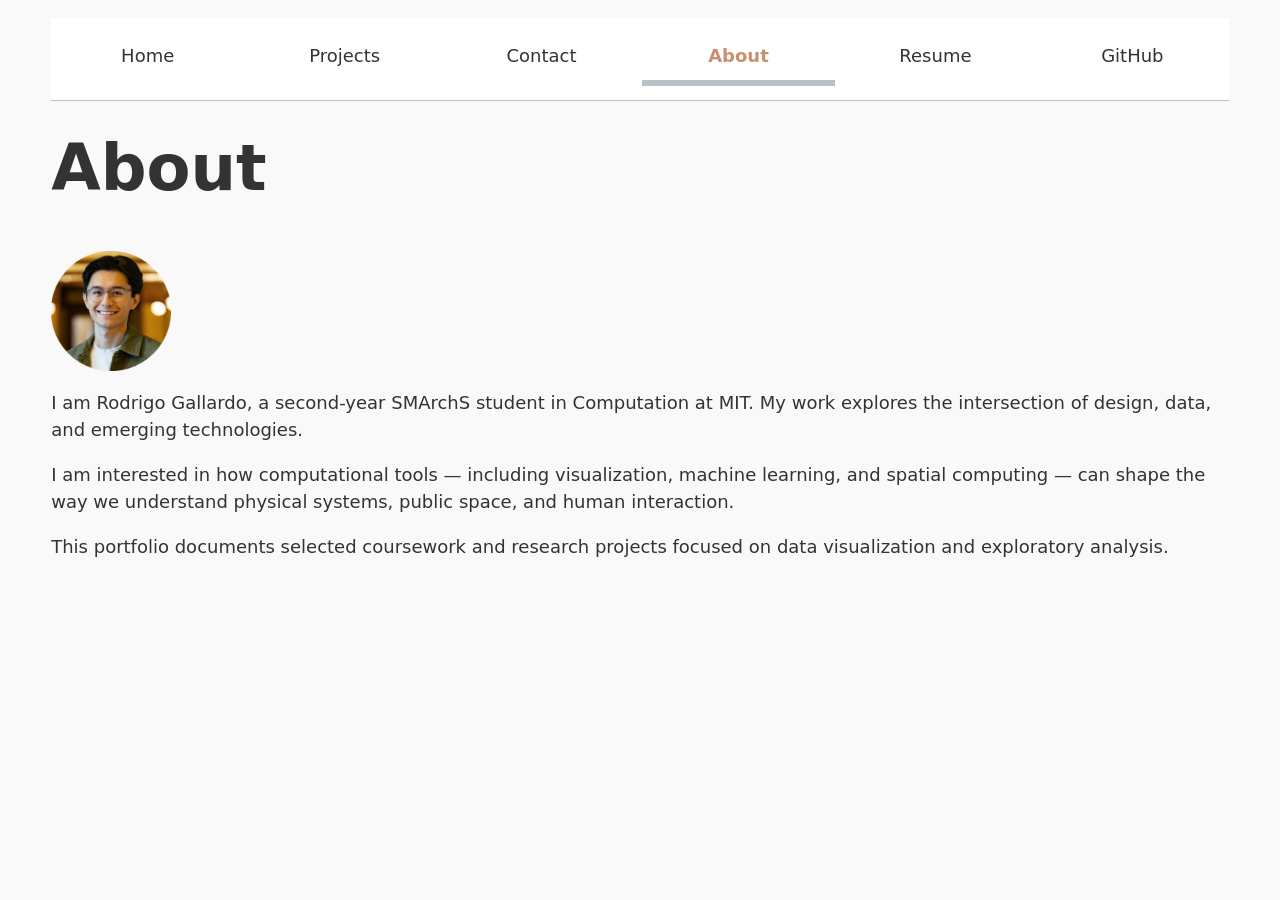
<file: about/index.html>
<!DOCTYPE html>
<html lang="en">
<head>
    <meta charset="UTF-8">
    <meta name="viewport" content="width=device-width, initial-scale=1.0">
    <title>About</title>

    <link rel="stylesheet" href="../style.css" />
</head>

<body>

  <nav>
    <a href="/PortfolioIVS/index.html">Home</a>
    <a href="/PortfolioIVS/projects/index.html">Projects</a>
    <a href="/PortfolioIVS/contact/index.html">Contact</a>
    <a class="current" href="/PortfolioIVS/about/index.html">About</a>
    <a href="/PortfolioIVS/resume/index.html">Resume</a>
    <a href="https://github.com/rodrigoagallardo008" target="_blank">GitHub</a>
  </nav>

<h1>About</h1>

<section class="about-container">

<img src="aboutfigures/Rodrigo_Headshot.png"
     alt="Photo of Rodrigo Gallardo"
     class="profile-image"
     style="width:120px;">

    <div class="bio">
        <p>
            I am Rodrigo Gallardo, a second-year SMArchS student in Computation at MIT.
            My work explores the intersection of design, data, and emerging technologies.
        </p>

        <p>
            I am interested in how computational tools — including visualization,
            machine learning, and spatial computing — can shape the way we understand
            physical systems, public space, and human interaction.
        </p>

        <p>
            This portfolio documents selected coursework and research projects
            focused on data visualization and exploratory analysis.
        </p>
    </div>

</section>

</body>
</html>
</file>
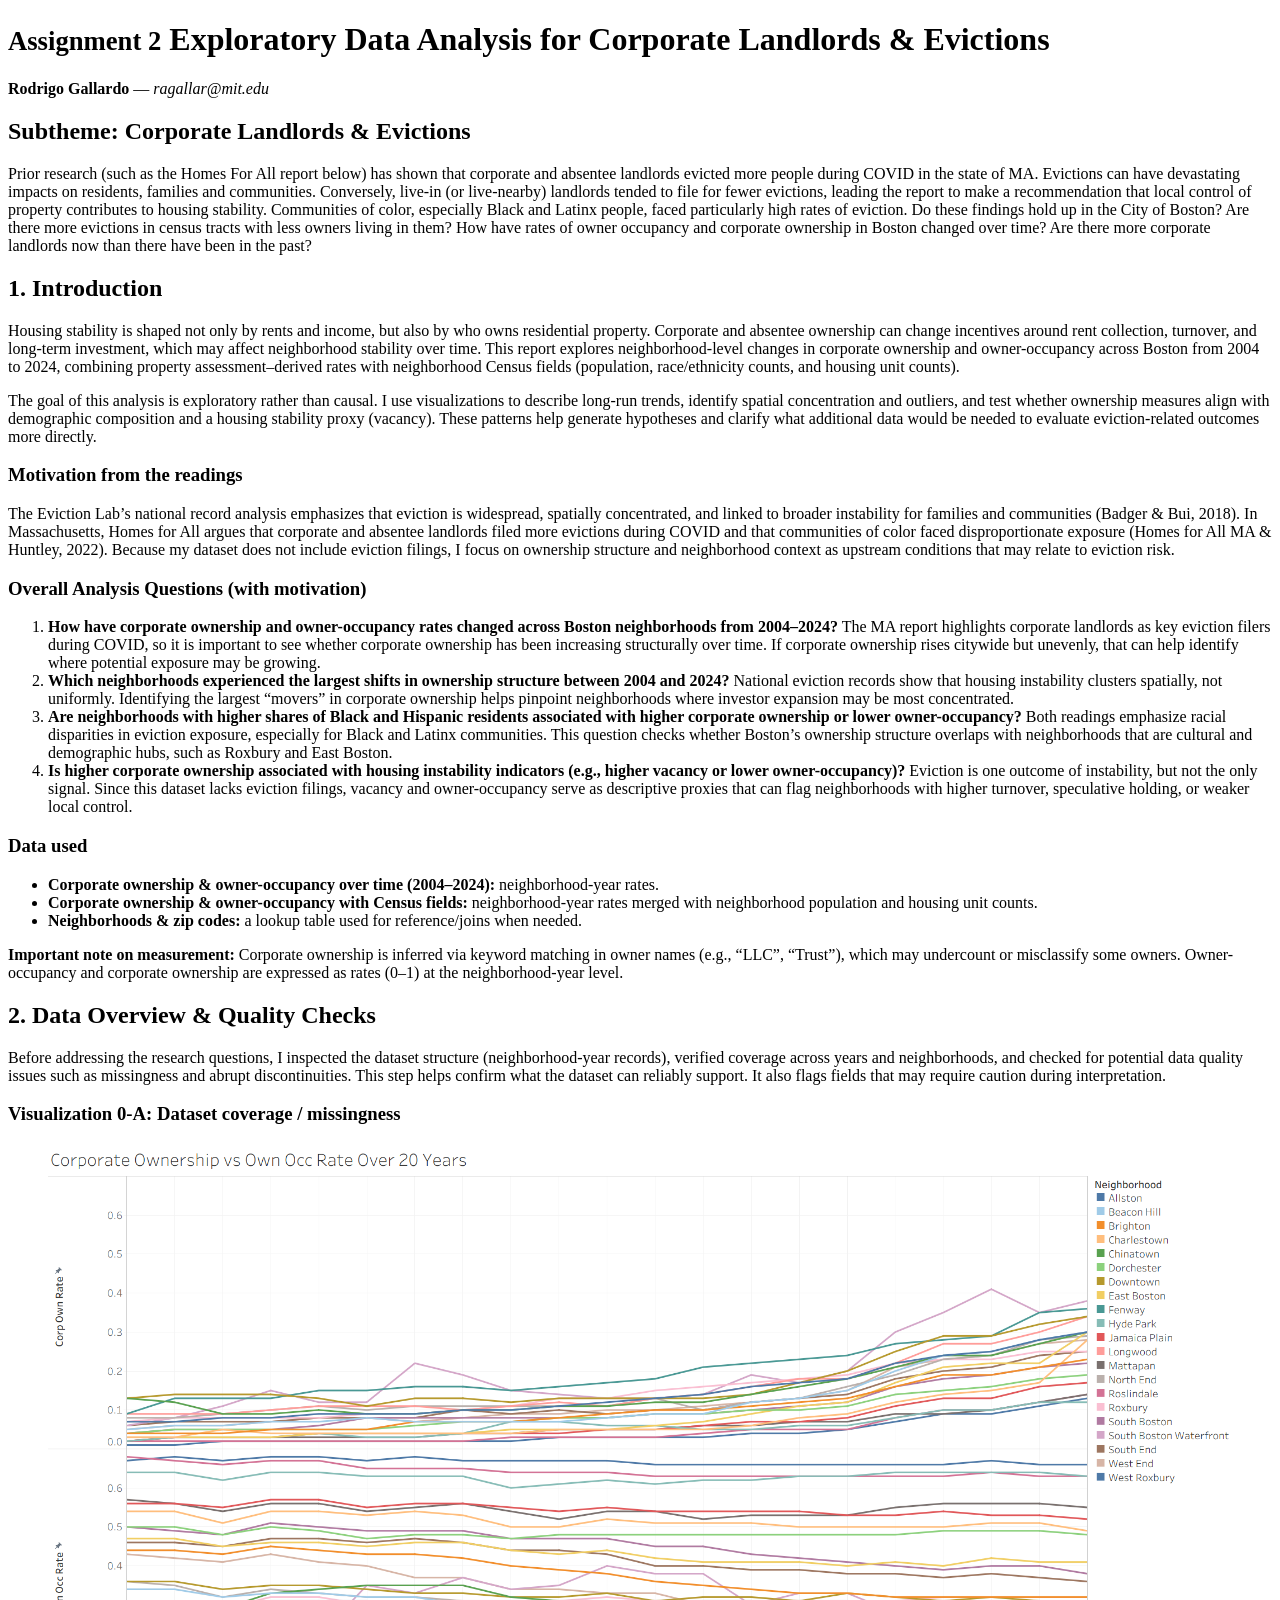
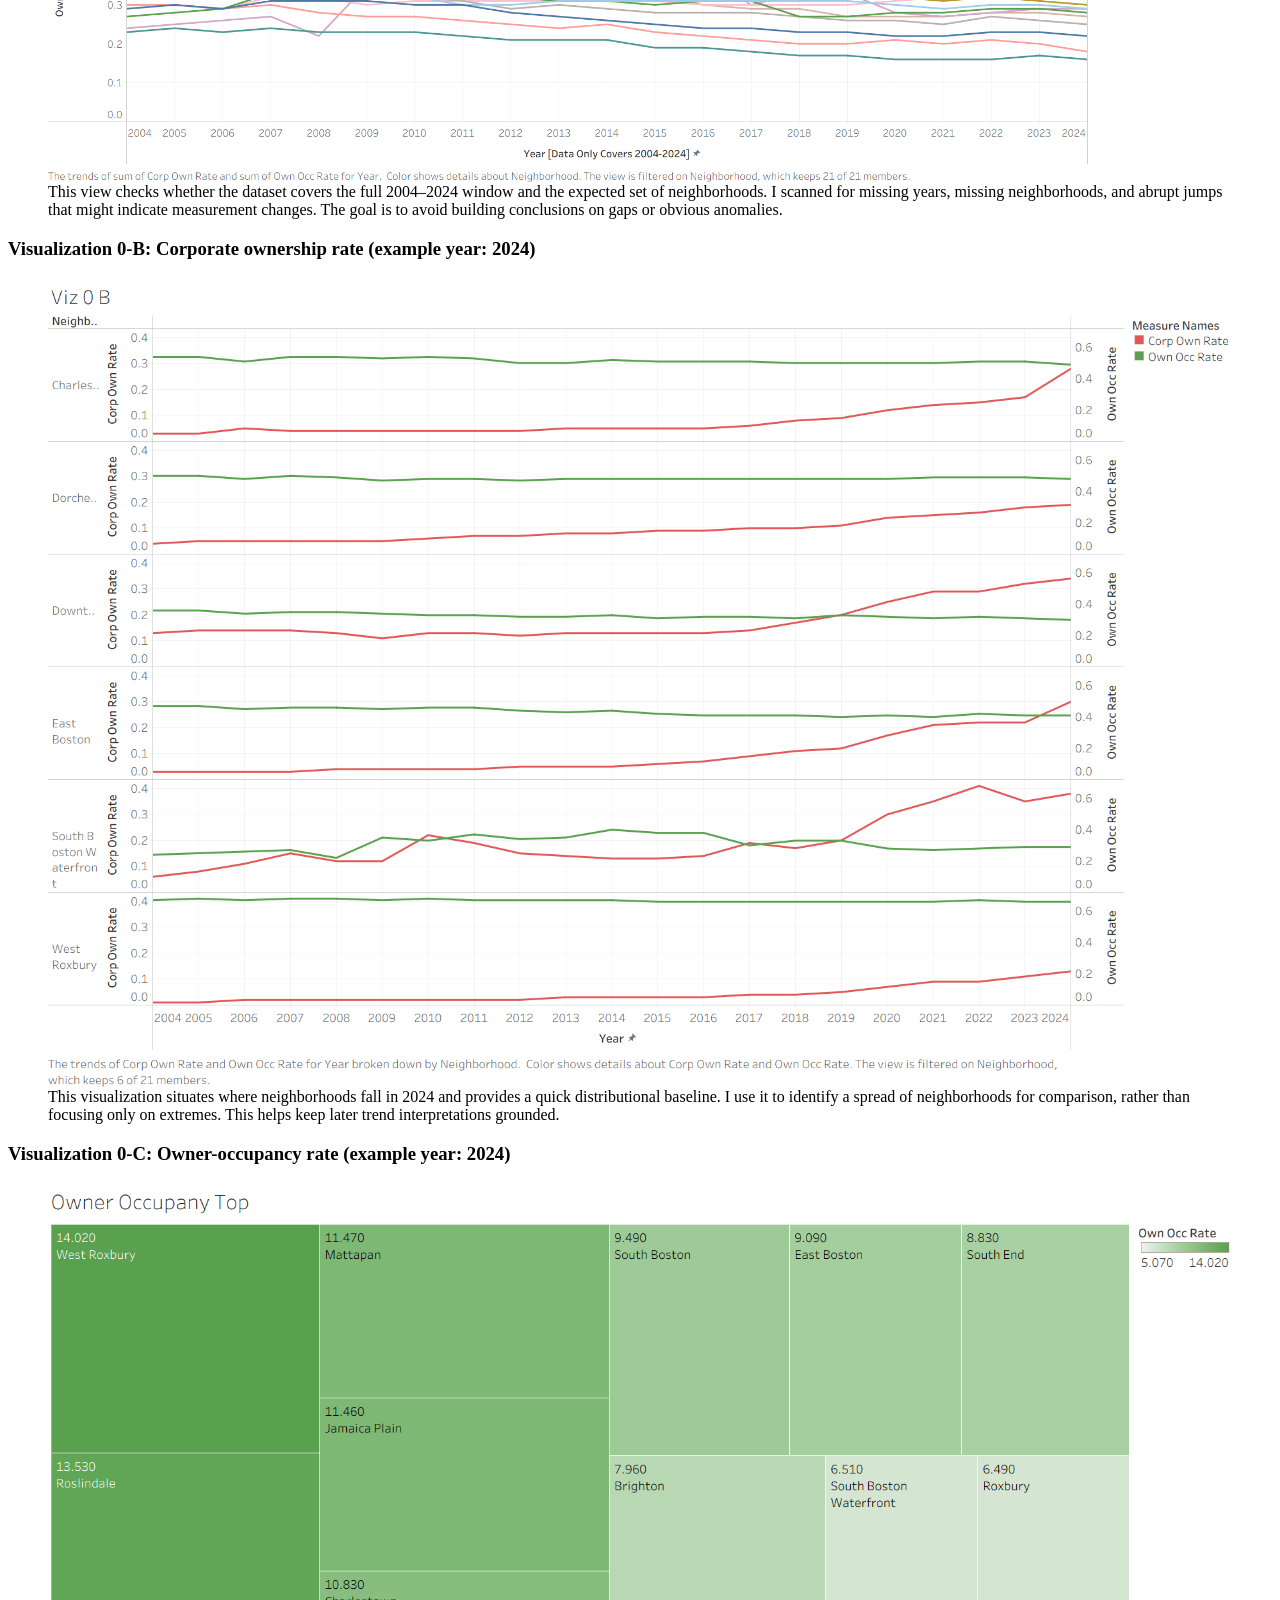
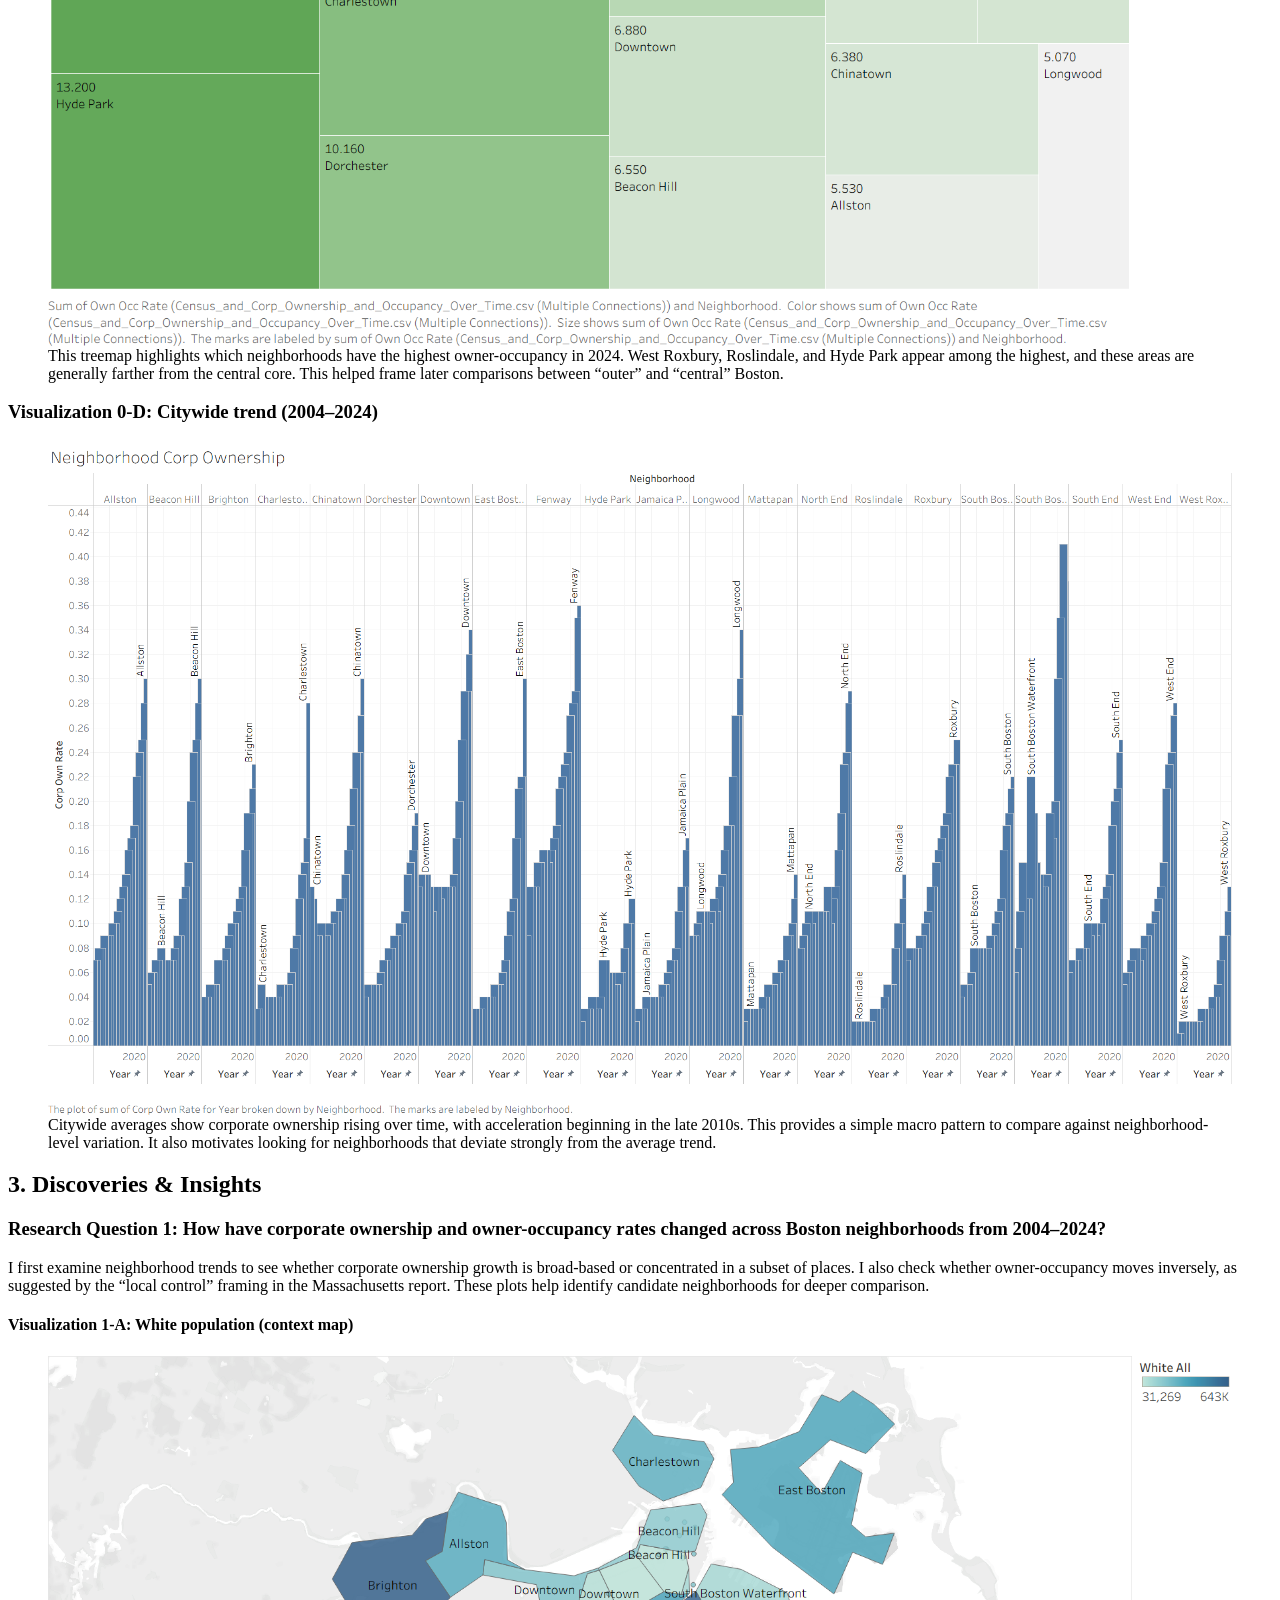
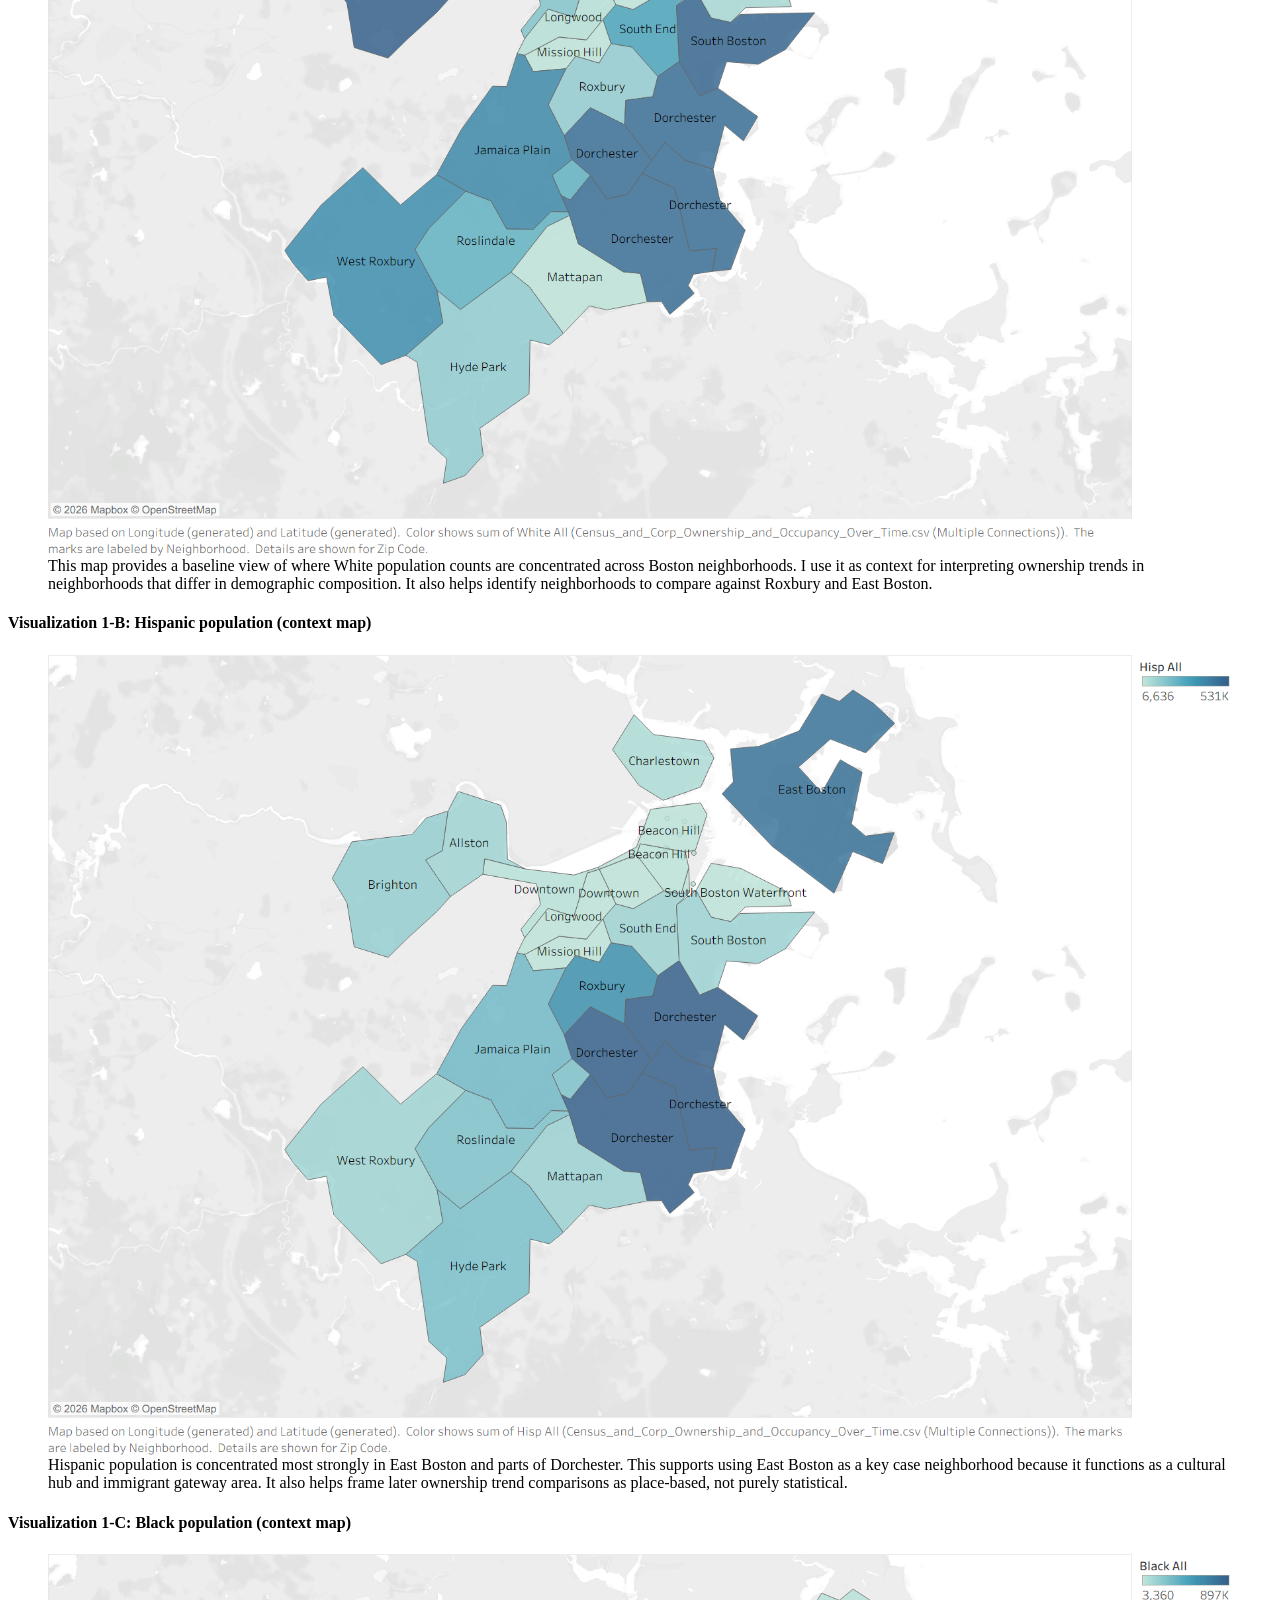
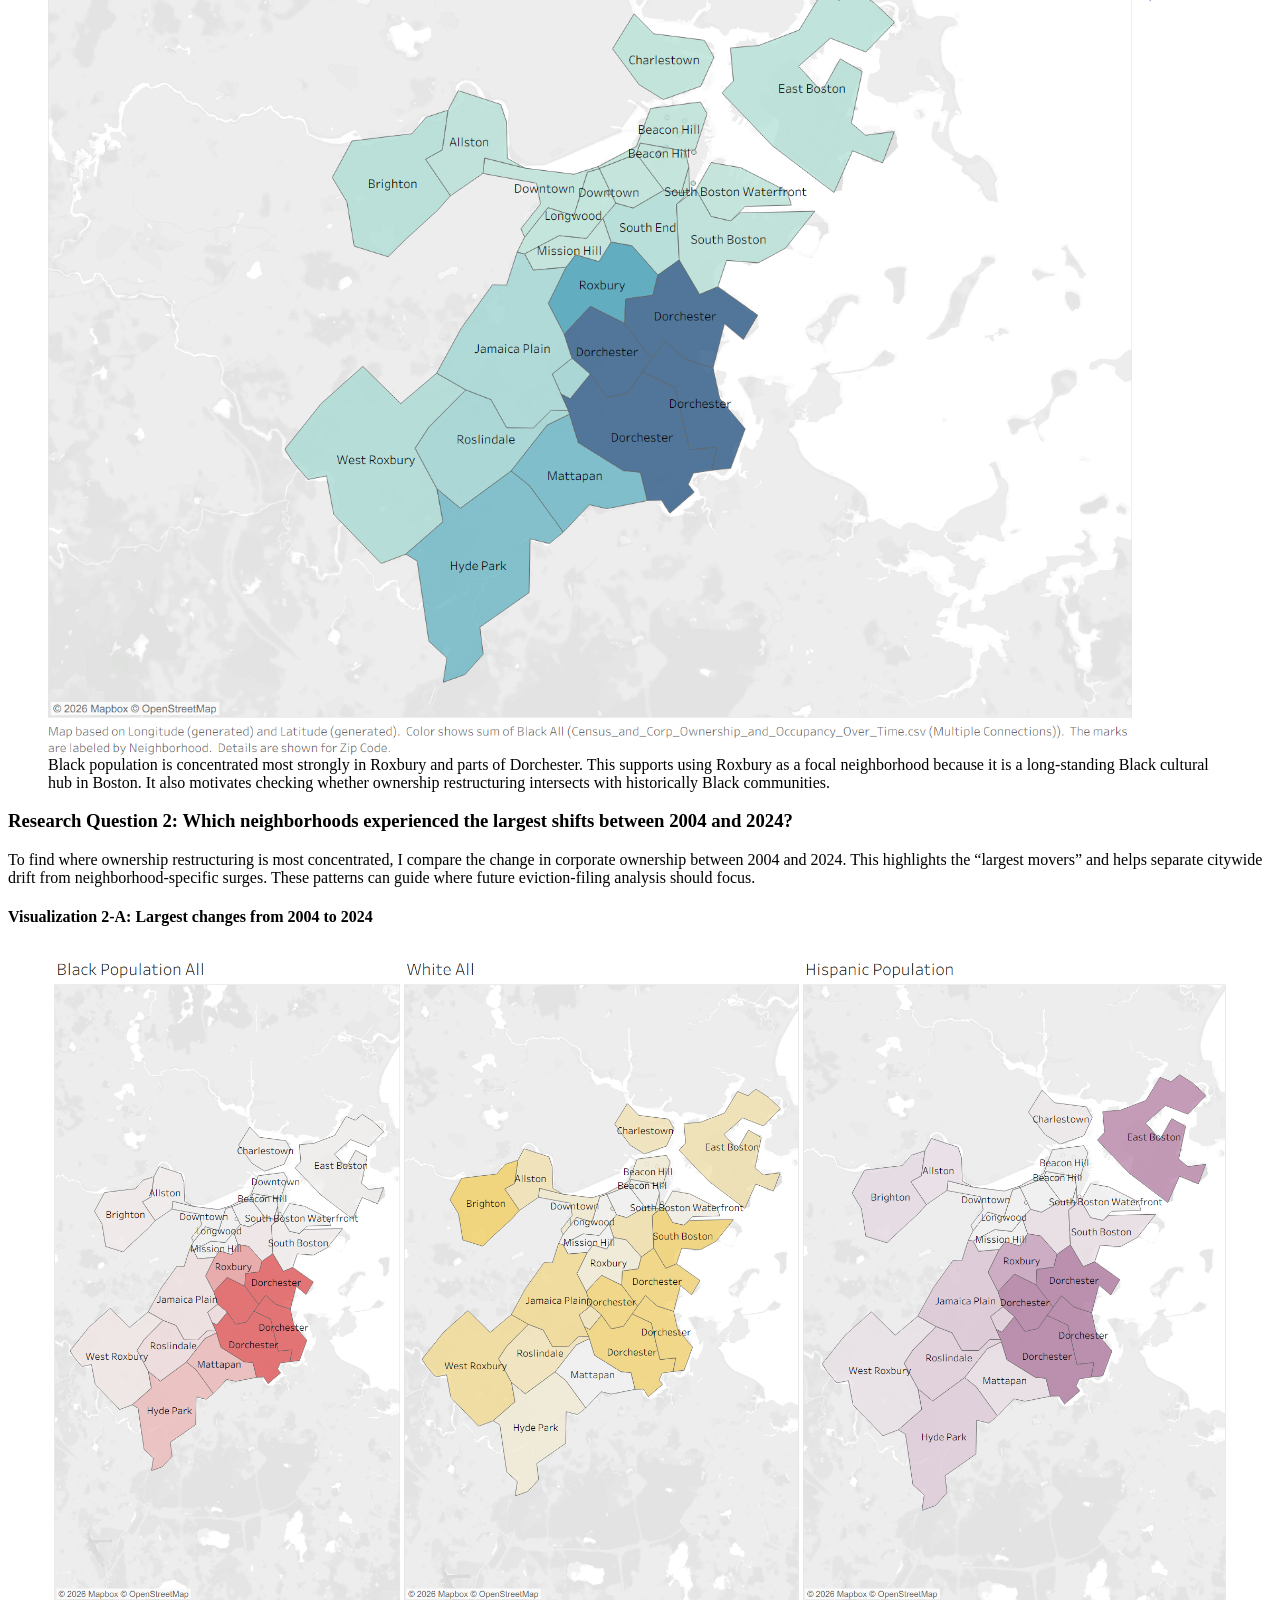
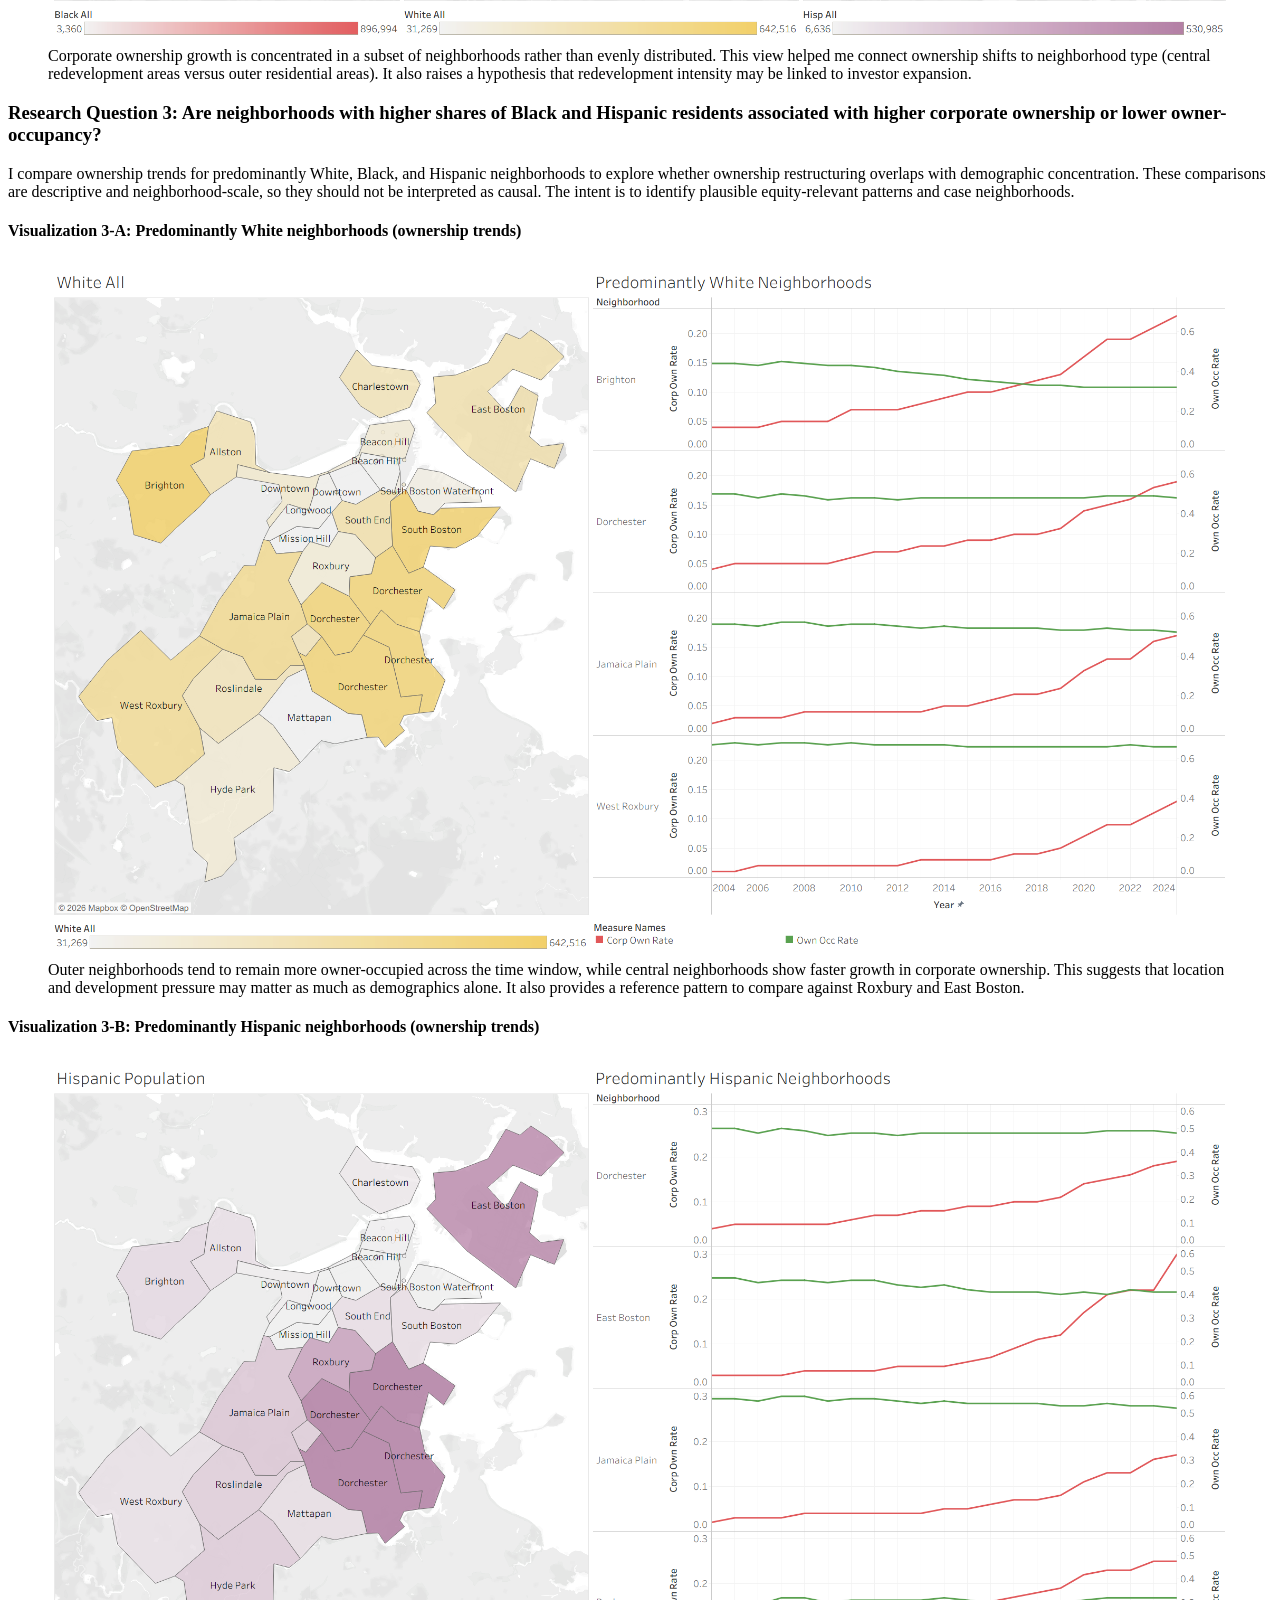
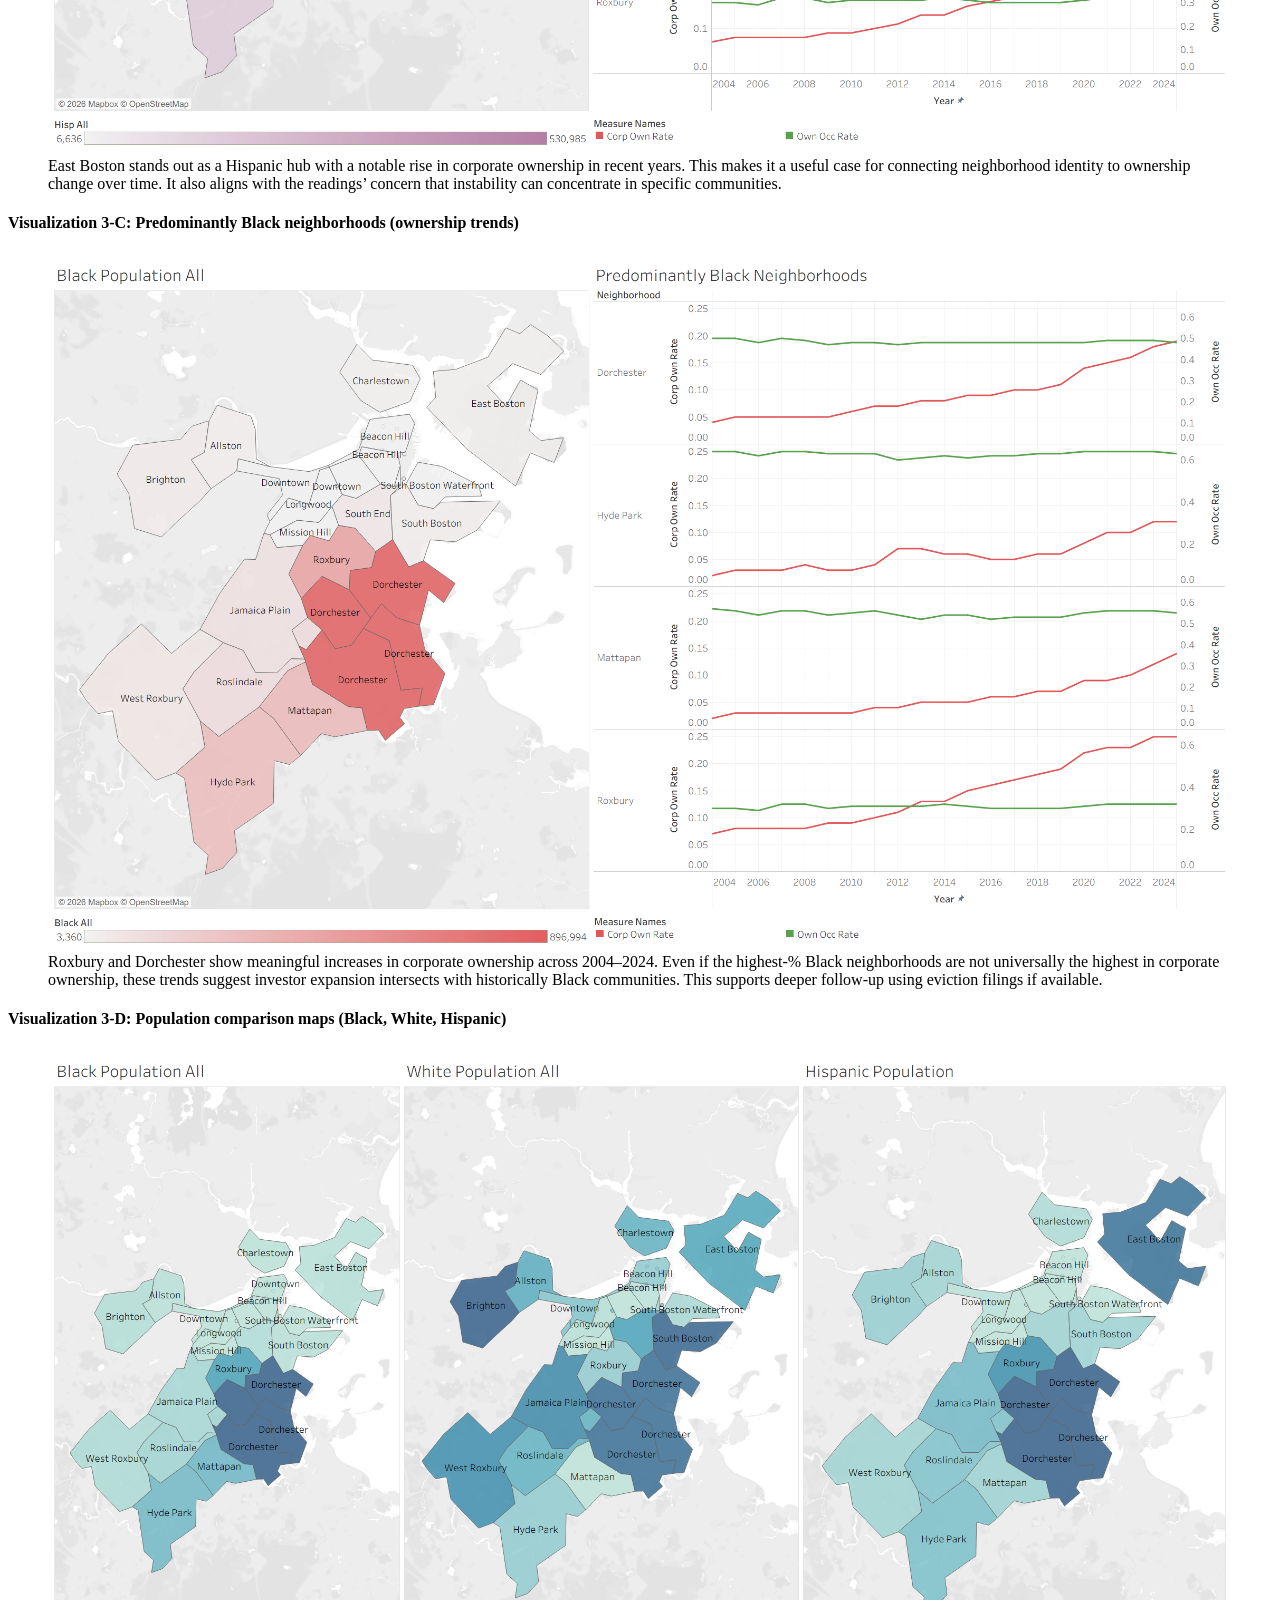
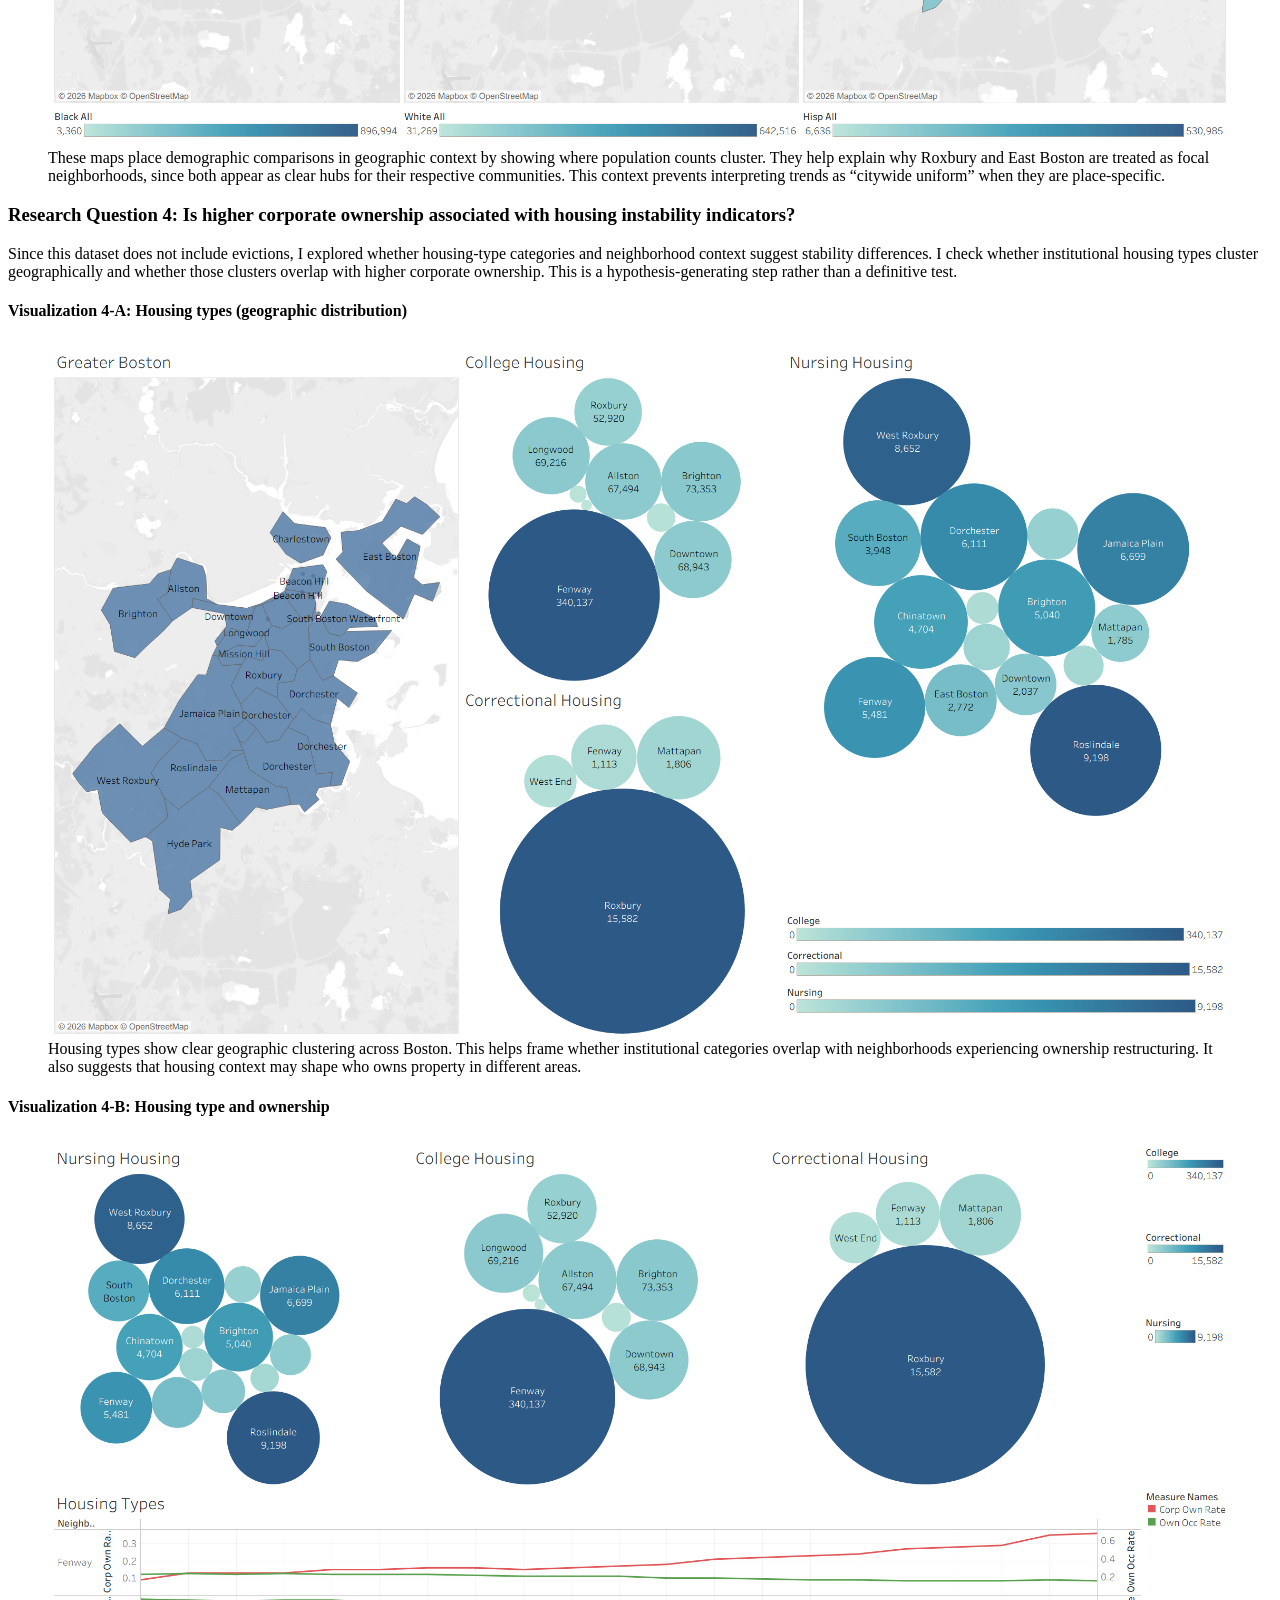
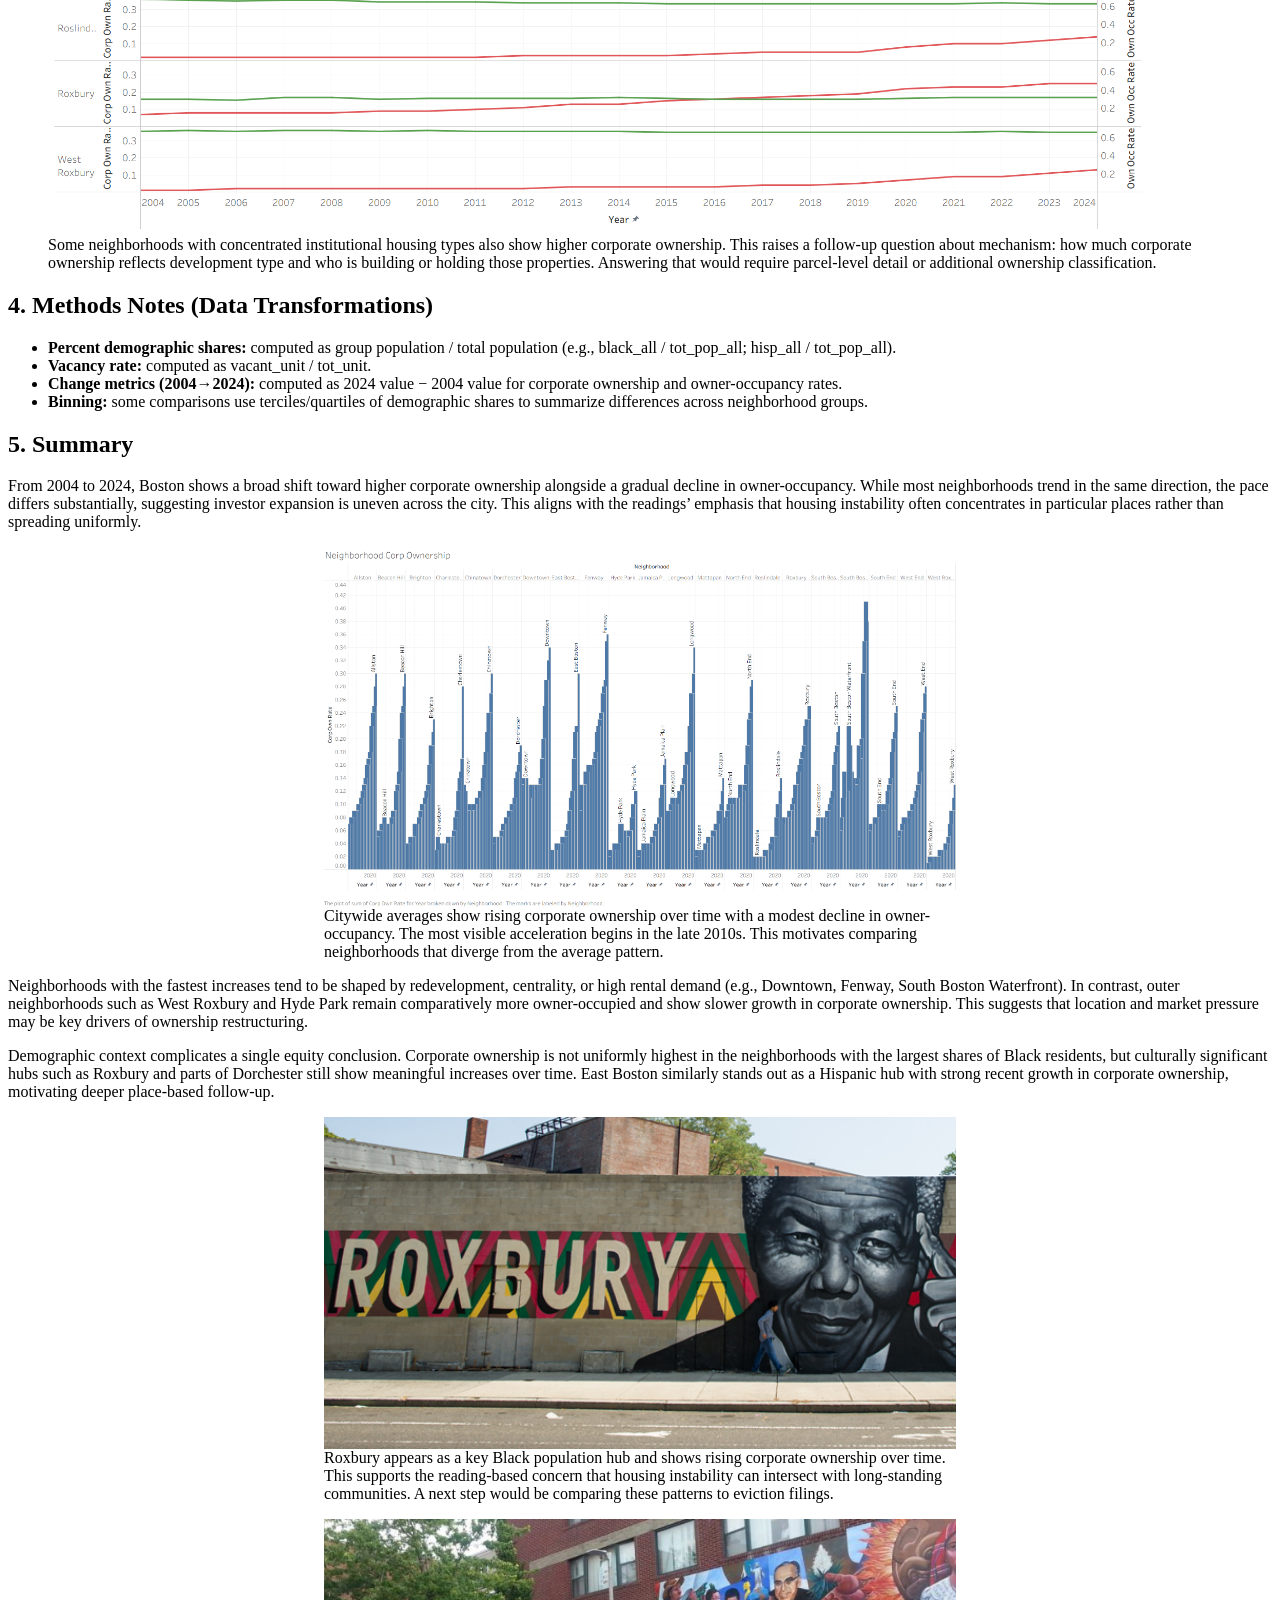
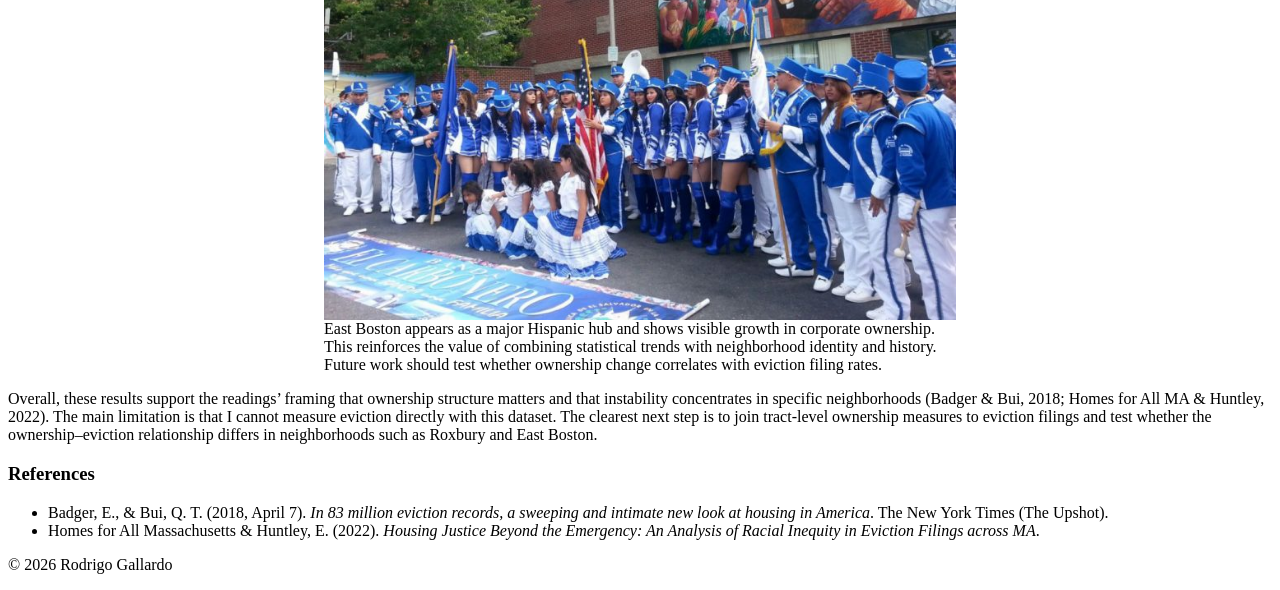
<file: projects/pset2.html>
<!DOCTYPE HTML>
<html lang="en">
<head>
	<title>Vis & Society Assignment 2</title>
	<link rel="stylesheet" href="https://vis-society.github.io/assignments/report.css" />
<style>
  figure img {
    max-width: 100%;
    height: auto;
    display: block;
  }

  /* Smaller centered figures (use class="half") */
  figure.half {
    max-width: 50%;
    margin: 1rem auto;
  }

  figure.half img {
    width: 100%;
  }

  figure figcaption {
    font-weight: normal; /* guard against accidental bold */
  }
</style>
</head>

<body>
	<header>
		<h1>
			<small>Assignment 2</small>
			Exploratory Data Analysis for Corporate Landlords & Evictions
		</h1>

		<p>
			<strong>Rodrigo Gallardo</strong> — <em>ragallar@mit.edu</em>
		</p>
	</header>
	<main>

    <!-- ===================== -->
    <!-- 0) SUBTHEME CONTEXT    -->
    <!-- ===================== -->

		<section>
			<h2>Subtheme: Corporate Landlords & Evictions</h2>

			<p>
			  Prior research (such as the Homes For All report below) has shown that corporate and absentee landlords evicted more people during COVID in the state of MA. Evictions can have devastating impacts on residents, families and communities. Conversely, live-in (or live-nearby) landlords tended to file for fewer evictions, leading the report to make a recommendation that local control of property contributes to housing stability. Communities of color, especially Black and Latinx people, faced particularly high rates of eviction. Do these findings hold up in the City of Boston? Are there more evictions in census tracts with less owners living in them? How have rates of owner occupancy and corporate ownership in Boston changed over time? Are there more corporate landlords now than there have been in the past?
			</p>

	<!-- ===================== -->
    <!-- 1) INTRODUCTION        -->
    <!-- ===================== -->

      <h2>1. Introduction</h2>
      <p>
        Housing stability is shaped not only by rents and income, but also by who owns residential property. Corporate and
        absentee ownership can change incentives around rent collection, turnover, and long-term investment, which may affect
        neighborhood stability over time. This report explores neighborhood-level changes in corporate ownership and
        owner-occupancy across Boston from 2004 to 2024, combining property assessment–derived rates with neighborhood Census fields
        (population, race/ethnicity counts, and housing unit counts).
      </p>

      <p>
        The goal of this analysis is exploratory rather than causal. I use visualizations to describe long-run trends, identify
        spatial concentration and outliers, and test whether ownership measures align with demographic composition and a housing
        stability proxy (vacancy). These patterns help generate hypotheses and clarify what additional data would be needed to evaluate
        eviction-related outcomes more directly.
      </p>

      <h3>Motivation from the readings</h3>
      <p>
        The Eviction Lab’s national record analysis emphasizes that eviction is widespread, spatially concentrated, and linked to broader
        instability for families and communities (Badger &amp; Bui, 2018). In Massachusetts, Homes for All argues that corporate and absentee
        landlords filed more evictions during COVID and that communities of color faced disproportionate exposure (Homes for All MA &amp; Huntley, 2022).
        Because my dataset does not include eviction filings, I focus on ownership structure and neighborhood context as upstream conditions that may
        relate to eviction risk.
      </p>

      <h3>Overall Analysis Questions (with motivation)</h3>
      <ol>
        <li>
          <strong>How have corporate ownership and owner-occupancy rates changed across Boston neighborhoods from 2004–2024?</strong>
          The MA report highlights corporate landlords as key eviction filers during COVID, so it is important to see whether corporate ownership has been
          increasing structurally over time. If corporate ownership rises citywide but unevenly, that can help identify where potential exposure may be growing.
        </li>
        <li>
          <strong>Which neighborhoods experienced the largest shifts in ownership structure between 2004 and 2024?</strong>
          National eviction records show that housing instability clusters spatially, not uniformly. Identifying the largest “movers” in corporate ownership helps
          pinpoint neighborhoods where investor expansion may be most concentrated.
        </li>
        <li>
          <strong>Are neighborhoods with higher shares of Black and Hispanic residents associated with higher corporate ownership or lower owner-occupancy?</strong>
          Both readings emphasize racial disparities in eviction exposure, especially for Black and Latinx communities. This question checks whether Boston’s ownership
          structure overlaps with neighborhoods that are cultural and demographic hubs, such as Roxbury and East Boston.
        </li>
        <li>
          <strong>Is higher corporate ownership associated with housing instability indicators (e.g., higher vacancy or lower owner-occupancy)?</strong>
          Eviction is one outcome of instability, but not the only signal. Since this dataset lacks eviction filings, vacancy and owner-occupancy serve as descriptive proxies
          that can flag neighborhoods with higher turnover, speculative holding, or weaker local control.
        </li>
      </ol>

      <h3>Data used</h3>
      <ul>
        <li><strong>Corporate ownership &amp; owner-occupancy over time (2004–2024):</strong> neighborhood-year rates.</li>
        <li><strong>Corporate ownership &amp; owner-occupancy with Census fields:</strong> neighborhood-year rates merged with neighborhood population and housing unit counts.</li>
        <li><strong>Neighborhoods &amp; zip codes:</strong> a lookup table used for reference/joins when needed.</li>
      </ul>

	<p class="note">
        <strong>Important note on measurement:</strong> Corporate ownership is inferred via keyword matching in owner names
        (e.g., “LLC”, “Trust”), which may undercount or misclassify some owners. Owner-occupancy and corporate ownership
        are expressed as rates (0–1) at the neighborhood-year level.
      </p>
    </section>

    <!-- ===================== -->
    <!-- 2) DATA OVERVIEW        -->
    <!-- ===================== -->
    <section>
      <h2>2. Data Overview &amp; Quality Checks</h2>

      <p>
        Before addressing the research questions, I inspected the dataset structure (neighborhood-year records), verified coverage across years and neighborhoods,
        and checked for potential data quality issues such as missingness and abrupt discontinuities. This step helps confirm what the dataset can reliably support.
        It also flags fields that may require caution during interpretation.
      </p>

      <h3>Visualization 0-A: Dataset coverage / missingness</h3>
      <figure>
        <img src="pset2figures/Visualization 0A.png" alt="Dataset coverage and missingness by field or year" />
        <figcaption>
          This view checks whether the dataset covers the full 2004–2024 window and the expected set of neighborhoods. I scanned for missing years, missing neighborhoods,
          and abrupt jumps that might indicate measurement changes. The goal is to avoid building conclusions on gaps or obvious anomalies.
        </figcaption>
      </figure>

      <h3>Visualization 0-B: Corporate ownership rate (example year: 2024)</h3>
      <figure>
        <img src="pset2figures/Visualization 0B.png" alt="Distribution of corporate ownership rate in 2024" />
        <figcaption>
          This visualization situates where neighborhoods fall in 2024 and provides a quick distributional baseline. I use it to identify a spread of neighborhoods for comparison,
          rather than focusing only on extremes. This helps keep later trend interpretations grounded.
        </figcaption>
      </figure>

      <h3>Visualization 0-C: Owner-occupancy rate (example year: 2024)</h3>
      <figure>
        <img src="pset2figures/Visualization Owner Occupancy Top.png" alt="Distribution of owner-occupancy rate in 2024" />
        <figcaption>
          This treemap highlights which neighborhoods have the highest owner-occupancy in 2024. West Roxbury, Roslindale, and Hyde Park appear among the highest,
          and these areas are generally farther from the central core. This helped frame later comparisons between “outer” and “central” Boston.
        </figcaption>
      </figure>

      <h3>Visualization 0-D: Citywide trend (2004–2024)</h3>
      <figure>
        <img src="pset2figures/Neighborhood Corp Ownership.png" alt="Citywide average trends in corporate ownership and owner-occupancy, 2004–2024" />
        <figcaption>
          Citywide averages show corporate ownership rising over time, with acceleration beginning in the late 2010s. This provides a simple macro pattern to compare against
          neighborhood-level variation. It also motivates looking for neighborhoods that deviate strongly from the average trend.
        </figcaption>
      </figure>
    </section>

    <!-- ===================== -->
    <!-- 3) DISCOVERIES / INSIGHTS -->
    <!-- ===================== -->
    <section>
      <h2>3. Discoveries &amp; Insights</h2>

      <!-- RQ1 -->
      <h3>Research Question 1: How have corporate ownership and owner-occupancy rates changed across Boston neighborhoods from 2004–2024?</h3>
      <p>
        I first examine neighborhood trends to see whether corporate ownership growth is broad-based or concentrated in a subset of places. I also check whether
        owner-occupancy moves inversely, as suggested by the “local control” framing in the Massachusetts report. These plots help identify candidate neighborhoods for deeper comparison.
      </p>

      <h4>Visualization 1-A: White population (context map)</h4>
      <figure>
        <img src="pset2figures/White Population CROP.png" alt="Map of neighborhoods with high White population" />
        <figcaption>
          This map provides a baseline view of where White population counts are concentrated across Boston neighborhoods. I use it as context for interpreting ownership trends
          in neighborhoods that differ in demographic composition. It also helps identify neighborhoods to compare against Roxbury and East Boston.
        </figcaption>
      </figure>

      <h4>Visualization 1-B: Hispanic population (context map)</h4>
      <figure>
        <img src="pset2figures/Hispanic Population CROP.png" alt="Map of neighborhoods with high Hispanic population" />
        <figcaption>
          Hispanic population is concentrated most strongly in East Boston and parts of Dorchester. This supports using East Boston as a key case neighborhood because it functions
          as a cultural hub and immigrant gateway area. It also helps frame later ownership trend comparisons as place-based, not purely statistical.
        </figcaption>
      </figure>

      <h4>Visualization 1-C: Black population (context map)</h4>
      <figure>
        <img src="pset2figures/Black Population CROP.png" alt="Map of neighborhoods with high Black population" />
        <figcaption>
          Black population is concentrated most strongly in Roxbury and parts of Dorchester. This supports using Roxbury as a focal neighborhood because it is a long-standing Black
          cultural hub in Boston. It also motivates checking whether ownership restructuring intersects with historically Black communities.
        </figcaption>
      </figure>

      <!-- RQ2 -->
      <h3>Research Question 2: Which neighborhoods experienced the largest shifts between 2004 and 2024?</h3>
      <p>
        To find where ownership restructuring is most concentrated, I compare the change in corporate ownership between 2004 and 2024. This highlights the “largest movers” and
        helps separate citywide drift from neighborhood-specific surges. These patterns can guide where future eviction-filing analysis should focus.
      </p>

      <h4>Visualization 2-A: Largest changes from 2004 to 2024</h4>
      <figure>
        <img src="pset2figures/Population Comparison with Color.png" alt="Change in corporate ownership from 2004 to 2024 by neighborhood" />
        <figcaption>
          Corporate ownership growth is concentrated in a subset of neighborhoods rather than evenly distributed. This view helped me connect ownership shifts to neighborhood type
          (central redevelopment areas versus outer residential areas). It also raises a hypothesis that redevelopment intensity may be linked to investor expansion.
        </figcaption>
      </figure>

      <!-- RQ3 -->
      <h3>Research Question 3: Are neighborhoods with higher shares of Black and Hispanic residents associated with higher corporate ownership or lower owner-occupancy?</h3>
      <p>
        I compare ownership trends for predominantly White, Black, and Hispanic neighborhoods to explore whether ownership restructuring overlaps with demographic concentration.
        These comparisons are descriptive and neighborhood-scale, so they should not be interpreted as causal. The intent is to identify plausible equity-relevant patterns and case neighborhoods.
      </p>

      <h4>Visualization 3-A: Predominantly White neighborhoods (ownership trends)</h4>
      <figure>
        <img src="pset2figures/White Population Map Graph.png" alt="Ownership trends for predominantly White neighborhoods" />
        <figcaption>
          Outer neighborhoods tend to remain more owner-occupied across the time window, while central neighborhoods show faster growth in corporate ownership. This suggests that
          location and development pressure may matter as much as demographics alone. It also provides a reference pattern to compare against Roxbury and East Boston.
        </figcaption>
      </figure>

      <h4>Visualization 3-B: Predominantly Hispanic neighborhoods (ownership trends)</h4>
      <figure>
        <img src="pset2figures/Hispanic Population Map and Chart.png" alt="Ownership trends for predominantly Hispanic neighborhoods" />
        <figcaption>
          East Boston stands out as a Hispanic hub with a notable rise in corporate ownership in recent years. This makes it a useful case for connecting neighborhood identity to
          ownership change over time. It also aligns with the readings’ concern that instability can concentrate in specific communities.
        </figcaption>
      </figure>

      <h4>Visualization 3-C: Predominantly Black neighborhoods (ownership trends)</h4>
      <figure>
        <img src="pset2figures/Black Population Map and Graph.png" alt="Ownership trends for predominantly Black neighborhoods" />
        <figcaption>
          Roxbury and Dorchester show meaningful increases in corporate ownership across 2004–2024. Even if the highest-% Black neighborhoods are not universally the highest in corporate
          ownership, these trends suggest investor expansion intersects with historically Black communities. This supports deeper follow-up using eviction filings if available.
        </figcaption>
      </figure>

      <h4>Visualization 3-D: Population comparison maps (Black, White, Hispanic)</h4>
      <figure>
        <img src="pset2figures/Population Comparison.png" alt="Maps comparing neighborhood counts for Black, White, and Hispanic populations" />
        <figcaption>
          These maps place demographic comparisons in geographic context by showing where population counts cluster. They help explain why Roxbury and East Boston are treated as focal
          neighborhoods, since both appear as clear hubs for their respective communities. This context prevents interpreting trends as “citywide uniform” when they are place-specific.
        </figcaption>
      </figure>

      <!-- RQ4 -->
      <h3>Research Question 4: Is higher corporate ownership associated with housing instability indicators?</h3>
      <p>
        Since this dataset does not include evictions, I explored whether housing-type categories and neighborhood context suggest stability differences. I check whether institutional
        housing types cluster geographically and whether those clusters overlap with higher corporate ownership. This is a hypothesis-generating step rather than a definitive test.
      </p>

      <h4>Visualization 4-A: Housing types (geographic distribution)</h4>
      <figure>
        <img src="pset2figures/Housing Types.png" alt="Housing types by neighborhood" />
        <figcaption>
          Housing types show clear geographic clustering across Boston. This helps frame whether institutional categories overlap with neighborhoods experiencing ownership restructuring.
          It also suggests that housing context may shape who owns property in different areas.
        </figcaption>
      </figure>

      <h4>Visualization 4-B: Housing type and ownership</h4>
      <figure>
        <img src="pset2figures/Housing Type and Ownership.png" alt="Ownership vs housing type by neighborhood" />
        <figcaption>
          Some neighborhoods with concentrated institutional housing types also show higher corporate ownership. This raises a follow-up question about mechanism: how much corporate
          ownership reflects development type and who is building or holding those properties. Answering that would require parcel-level detail or additional ownership classification.
        </figcaption>
      </figure>
    </section>

    <!-- ===================== -->
    <!-- 4) METHODS NOTES        -->
    <!-- ===================== -->
    <section class="methods">
      <h2>4. Methods Notes (Data Transformations)</h2>
      <ul>
        <li><strong>Percent demographic shares:</strong> computed as group population / total population (e.g., black_all / tot_pop_all; hisp_all / tot_pop_all).</li>
        <li><strong>Vacancy rate:</strong> computed as vacant_unit / tot_unit.</li>
        <li><strong>Change metrics (2004→2024):</strong> computed as 2024 value − 2004 value for corporate ownership and owner-occupancy rates.</li>
        <li><strong>Binning:</strong> some comparisons use terciles/quartiles of demographic shares to summarize differences across neighborhood groups.</li>
      </ul>
    </section>

    <!-- ===================== -->
    <!-- 5) SUMMARY              -->
    <!-- ===================== -->
    <section>
      <h2>5. Summary</h2>

      <p>
        From 2004 to 2024, Boston shows a broad shift toward higher corporate ownership alongside a gradual decline in owner-occupancy. While most neighborhoods trend in the same
        direction, the pace differs substantially, suggesting investor expansion is uneven across the city. This aligns with the readings’ emphasis that housing instability often concentrates
        in particular places rather than spreading uniformly.
      </p>

      <figure class="half">
        <img src="pset2figures/Neighborhood Corp Ownership.png" alt="Citywide trends in corporate ownership and owner-occupancy, 2004–2024" />
        <figcaption>
          Citywide averages show rising corporate ownership over time with a modest decline in owner-occupancy. The most visible acceleration begins in the late 2010s.
          This motivates comparing neighborhoods that diverge from the average pattern.
        </figcaption>
      </figure>

      <p>
        Neighborhoods with the fastest increases tend to be shaped by redevelopment, centrality, or high rental demand (e.g., Downtown, Fenway, South Boston Waterfront). In contrast,
        outer neighborhoods such as West Roxbury and Hyde Park remain comparatively more owner-occupied and show slower growth in corporate ownership. This suggests that location and market
        pressure may be key drivers of ownership restructuring.
      </p>

      <p>
        Demographic context complicates a single equity conclusion. Corporate ownership is not uniformly highest in the neighborhoods with the largest shares of Black residents, but culturally
        significant hubs such as Roxbury and parts of Dorchester still show meaningful increases over time. East Boston similarly stands out as a Hispanic hub with strong recent growth in corporate
        ownership, motivating deeper place-based follow-up.
      </p>

      <figure class="half">
        <img src="pset2figures/Roxbury.jpg" alt="Roxbury case figure (placeholder)" />
        <figcaption>
          Roxbury appears as a key Black population hub and shows rising corporate ownership over time. This supports the reading-based concern that housing instability can intersect with
          long-standing communities. A next step would be comparing these patterns to eviction filings.
        </figcaption>
      </figure>

      <figure class="half">
        <img src="pset2figures/East boston.jpg" alt="East Boston case figure (placeholder)" />
        <figcaption>
          East Boston appears as a major Hispanic hub and shows visible growth in corporate ownership. This reinforces the value of combining statistical trends with neighborhood identity and
          history. Future work should test whether ownership change correlates with eviction filing rates.
        </figcaption>
      </figure>

      <p>
        Overall, these results support the readings’ framing that ownership structure matters and that instability concentrates in specific neighborhoods (Badger &amp; Bui, 2018; Homes for All MA &amp; Huntley, 2022).
        The main limitation is that I cannot measure eviction directly with this dataset. The clearest next step is to join tract-level ownership measures to eviction filings and test whether the
        ownership–eviction relationship differs in neighborhoods such as Roxbury and East Boston.
      </p>

      <h3>References</h3>
      <ul>
        <li>Badger, E., &amp; Bui, Q. T. (2018, April 7). <em>In 83 million eviction records, a sweeping and intimate new look at housing in America</em>. The New York Times (The Upshot).</li>
        <li>Homes for All Massachusetts &amp; Huntley, E. (2022). <em>Housing Justice Beyond the Emergency: An Analysis of Racial Inequity in Eviction Filings across MA</em>.</li>
      </ul>
    </section>

  </main>

  <footer>
    <p>&copy; 2026 Rodrigo Gallardo</p>
  </footer>
</body>
</html>
</file>
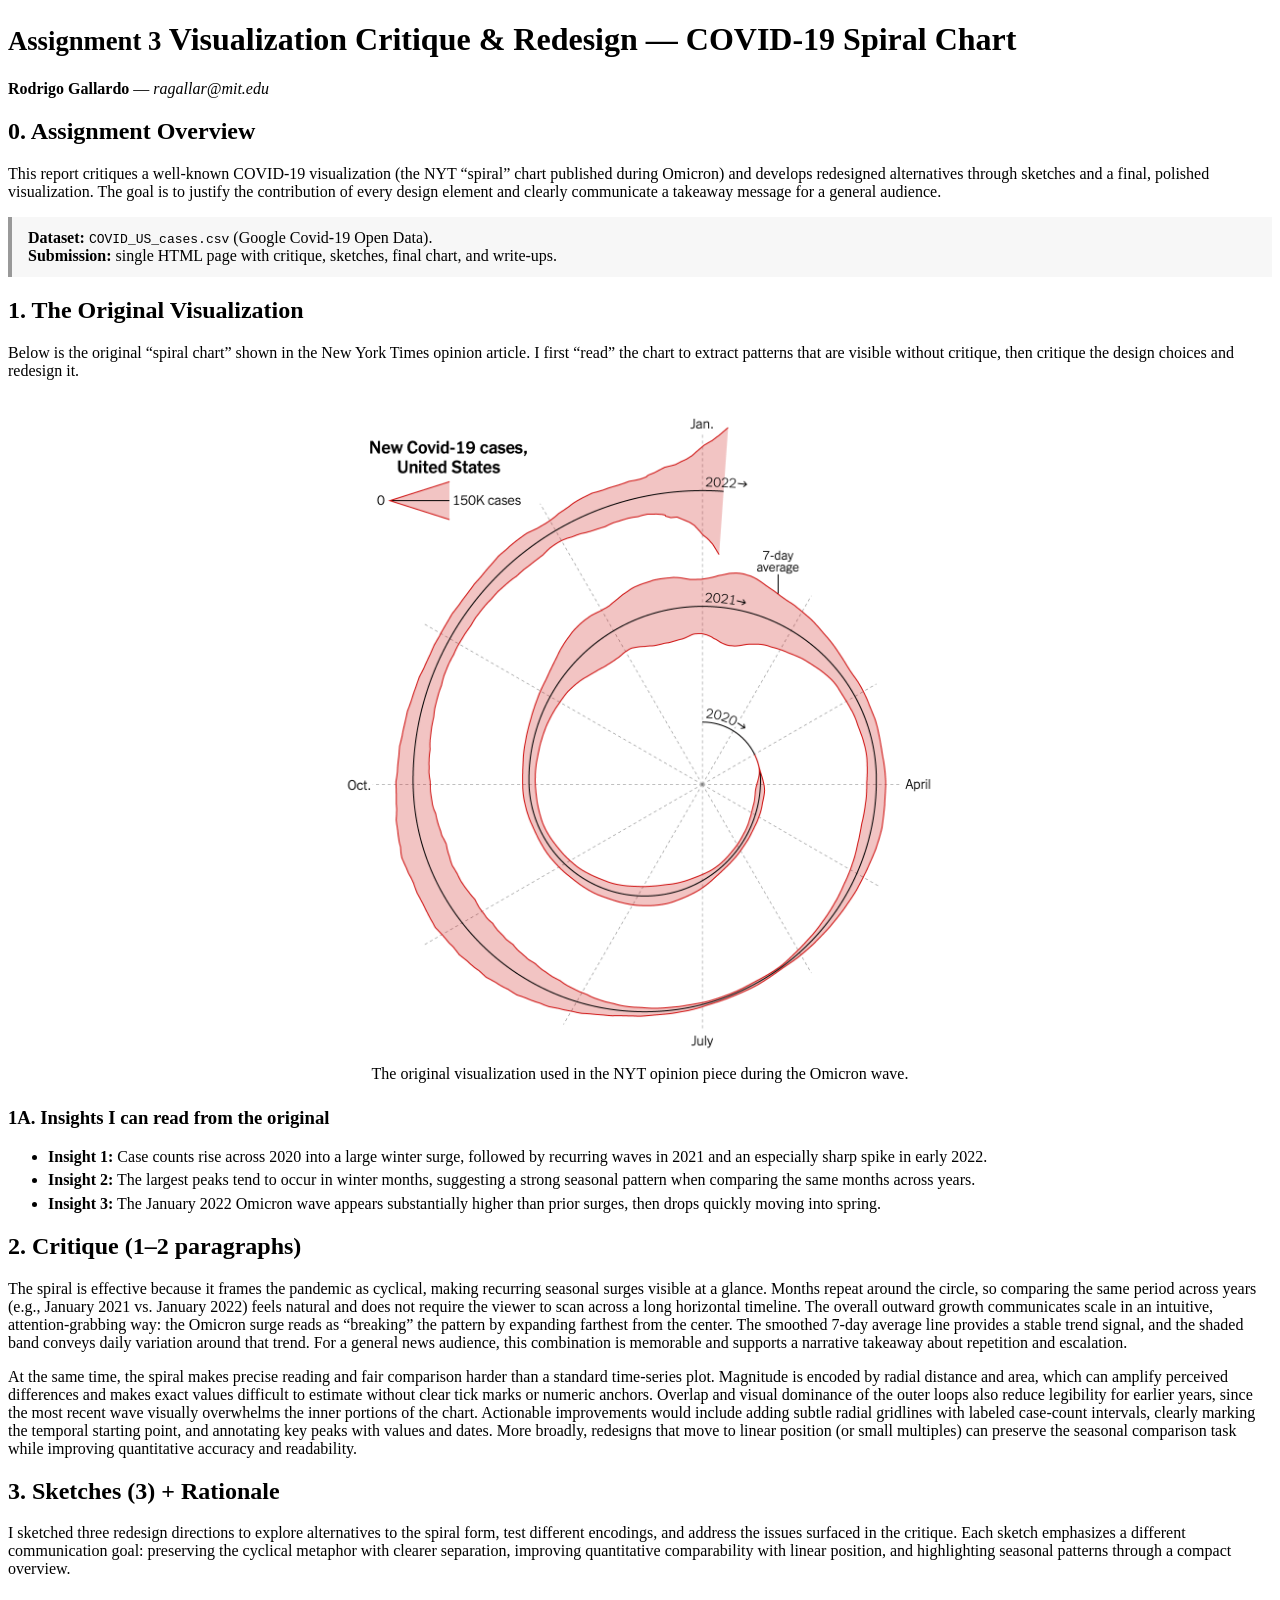
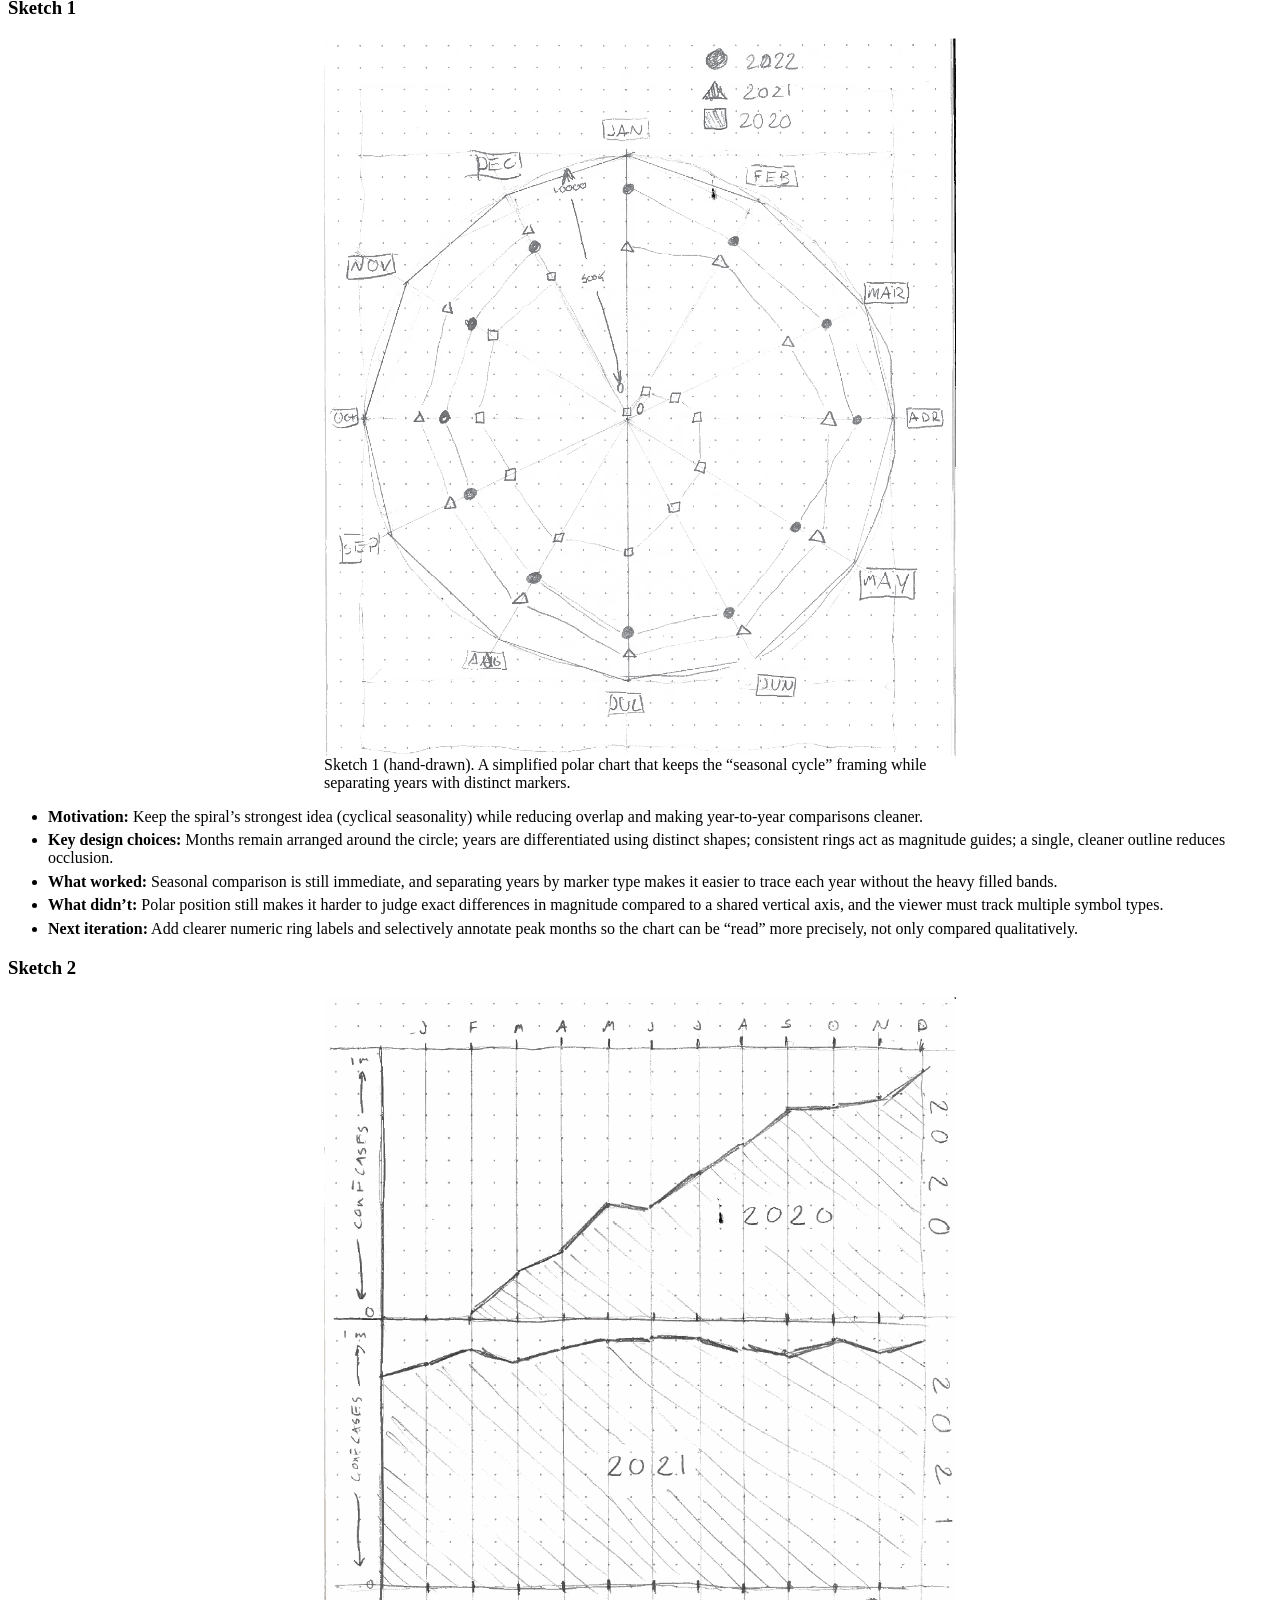
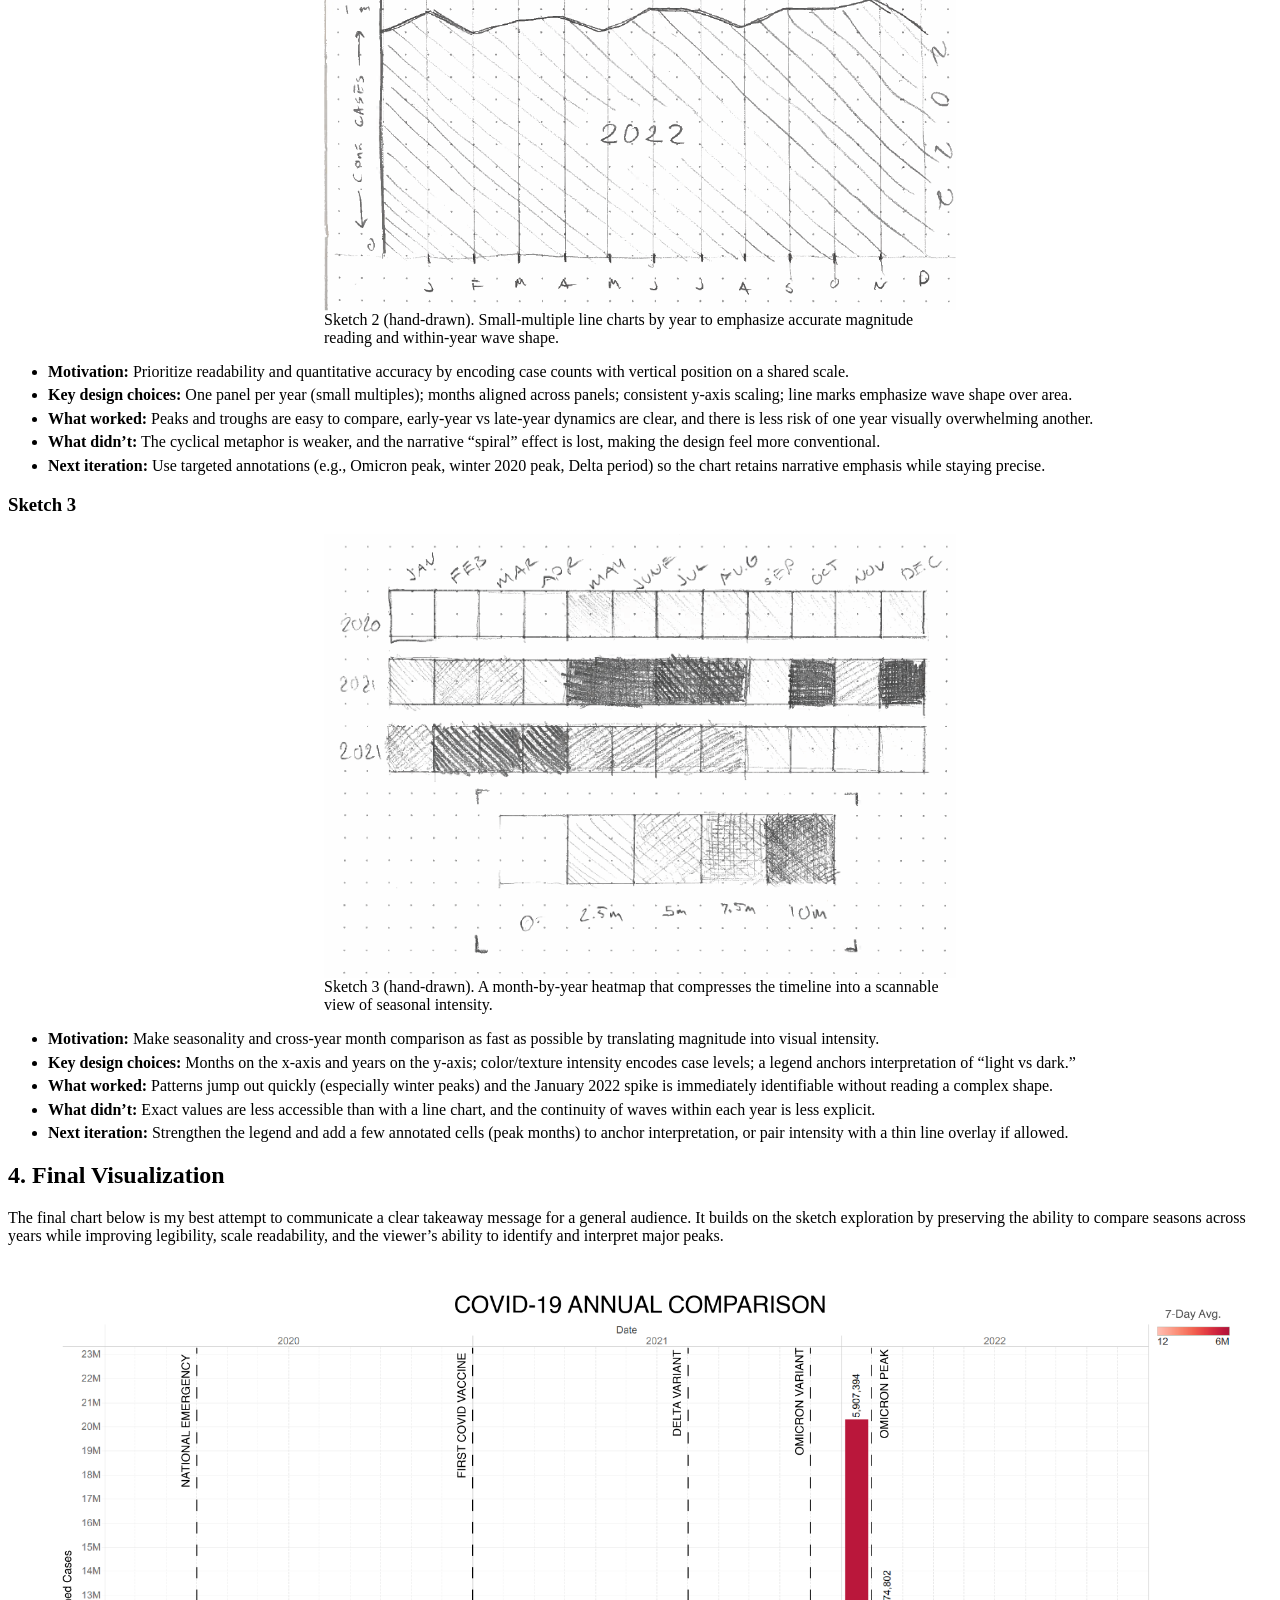
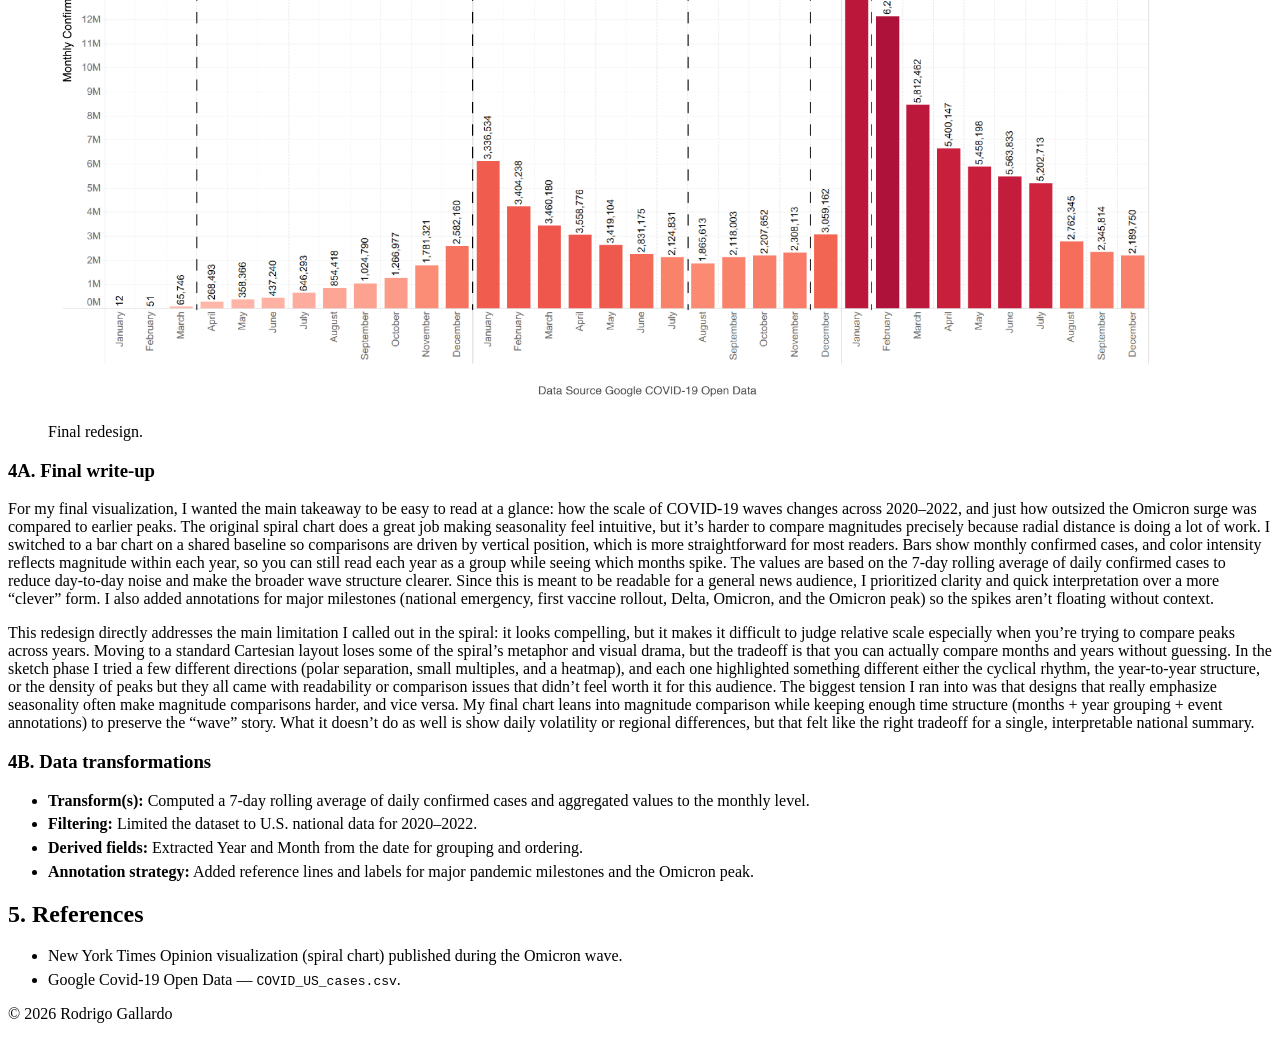
<file: projects/pset3.html>
<!DOCTYPE HTML>
<html lang="en">
<head>
  <meta charset="utf-8" />
  <title>Vis & Society Assignment 3</title>
  <link rel="stylesheet" href="https://vis-society.github.io/assignments/report.css" />

  <style>
    figure img {
      max-width: 100%;
      height: auto;
      display: block;
    }

    /* Smaller centered figures (use class="half") */
    figure.half {
      max-width: 50%;
      margin: 1rem auto;
    }

    figure.half img {
      width: 100%;
    }

    /* Even smaller (optional) */
    figure.third {
      max-width: 38%;
      margin: 1rem auto;
    }

    figure.third img {
      width: 100%;
    }

    figure figcaption {
      font-weight: normal; /* guard against accidental bold */
    }

    /* Small helper styles */
    .note {
      padding: 0.75rem 1rem;
      border-left: 4px solid #999;
      background: #f7f7f7;
    }

    .tight li { margin-bottom: 0.35rem; }

    .grid {
      display: grid;
      grid-template-columns: 1fr;
      gap: 1rem;
    }

    /* Optional: 2-column grid on wider screens */
    @media (min-width: 900px) {
      .grid.two {
        grid-template-columns: 1fr 1fr;
      }
    }
  </style>
</head>

<body>
  <header>
    <h1>
      <small>Assignment 3</small>
      Visualization Critique &amp; Redesign — COVID-19 Spiral Chart
    </h1>

    <p>
      <strong>Rodrigo Gallardo</strong> — <em>ragallar@mit.edu</em>
    </p>
  </header>

  <main>
    <!-- ===================== -->
    <!-- 0) CONTEXT / OVERVIEW  -->
    <!-- ===================== -->
    <section>
      <h2>0. Assignment Overview</h2>
      <p>
        This report critiques a well-known COVID-19 visualization (the NYT “spiral” chart published during Omicron) and
        develops redesigned alternatives through sketches and a final, polished visualization. The goal is to justify the
        contribution of every design element and clearly communicate a takeaway message for a general audience.
      </p>

      <p class="note">
        <strong>Dataset:</strong> <code>COVID_US_cases.csv</code> (Google Covid-19 Open Data).<br />
        <strong>Submission:</strong> single HTML page with critique, sketches, final chart, and write-ups.
      </p>
    </section>

    <!-- ===================== -->
    <!-- 1) ORIGINAL VIS + READ -->
    <!-- ===================== -->
    <section>
      <h2>1. The Original Visualization</h2>

      <p>
        Below is the original “spiral chart” shown in the New York Times opinion article. I first “read” the chart to
        extract patterns that are visible without critique, then critique the design choices and redesign it.
      </p>

<figure style="width:50%; margin: 1.5rem auto; text-align: center;">
  <img src="pset3figures/covid-spiral.png"
       alt="Original COVID-19 spiral chart from NYT opinion article"
       style="width:100%; height:auto;">
  <figcaption>
    The original visualization used in the NYT opinion piece during the Omicron wave.
  </figcaption>
</figure>

      <h3>1A. Insights I can read from the original</h3>
      <ul class="tight">
        <li><strong>Insight 1:</strong> Case counts rise across 2020 into a large winter surge, followed by recurring waves in 2021 and an especially sharp spike in early 2022.</li>
        <li><strong>Insight 2:</strong> The largest peaks tend to occur in winter months, suggesting a strong seasonal pattern when comparing the same months across years.</li>
        <li><strong>Insight 3:</strong> The January 2022 Omicron wave appears substantially higher than prior surges, then drops quickly moving into spring.</li>
      </ul>


    </section>

    <!-- ===================== -->
    <!-- 2) CRITIQUE            -->
    <!-- ===================== -->
    <section>
      <h2>2. Critique (1–2 paragraphs)</h2>

      <p>
        <!-- PARAGRAPH 1: What works well -->
        <!-- Example structure:
             - what it tries to communicate
             - what encodings help
             - what stands out / emotional impact / audience fit -->
        The spiral is effective because it frames the pandemic as cyclical, making recurring seasonal surges visible at a glance. Months repeat around the circle, so comparing the same period across years (e.g., January 2021 vs. January 2022) feels natural and does not require the viewer to scan across a long horizontal timeline. The overall outward growth communicates scale in an intuitive, attention-grabbing way: the Omicron surge reads as “breaking” the pattern by expanding farthest from the center. The smoothed 7-day average line provides a stable trend signal, and the shaded band conveys daily variation around that trend. For a general news audience, this combination is memorable and supports a narrative takeaway about repetition and escalation.
      </p>

      <p>
        <!-- PARAGRAPH 2: What could improve + actionable directions -->
        <!-- Focus on actionable critiques: readability, comparison, labels, start point,
             hidden data, color meaning, scale interpretation, audience assumptions -->
        At the same time, the spiral makes precise reading and fair comparison harder than a standard time-series plot. Magnitude is encoded by radial distance and area, which can amplify perceived differences and makes exact values difficult to estimate without clear tick marks or numeric anchors. Overlap and visual dominance of the outer loops also reduce legibility for earlier years, since the most recent wave visually overwhelms the inner portions of the chart. Actionable improvements would include adding subtle radial gridlines with labeled case-count intervals, clearly marking the temporal starting point, and annotating key peaks with values and dates. More broadly, redesigns that move to linear position (or small multiples) can preserve the seasonal comparison task while improving quantitative accuracy and readability.
      </p>
    </section>

    <!-- ===================== -->
    <!-- 3) SKETCHES            -->
    <!-- ===================== -->
    <section>
      <h2>3. Sketches (3) + Rationale</h2>

      <p>
        I sketched three redesign directions to explore alternatives to the spiral form, test different encodings, and address
        the issues surfaced in the critique. Each sketch emphasizes a different communication goal: preserving the cyclical
        metaphor with clearer separation, improving quantitative comparability with linear position, and highlighting seasonal
        patterns through a compact overview.
      </p>

      <!-- Option A: stacked vertically -->
      <h3>Sketch 1</h3>
      <figure class="half">
        <img src="pset3figures/NEW CIRCLE@3x.png" alt="Sketch 1 redesign" />
        <figcaption>
          Sketch 1 (hand-drawn). A simplified polar chart that keeps the “seasonal cycle” framing while separating years with distinct markers.
        </figcaption>
      </figure>

      <ul class="tight">
        <li><strong>Motivation:</strong> Keep the spiral’s strongest idea (cyclical seasonality) while reducing overlap and making year-to-year comparisons cleaner.</li>
        <li><strong>Key design choices:</strong> Months remain arranged around the circle; years are differentiated using distinct shapes; consistent rings act as magnitude guides; a single, cleaner outline reduces occlusion.</li>
        <li><strong>What worked:</strong> Seasonal comparison is still immediate, and separating years by marker type makes it easier to trace each year without the heavy filled bands.</li>
        <li><strong>What didn’t:</strong> Polar position still makes it harder to judge exact differences in magnitude compared to a shared vertical axis, and the viewer must track multiple symbol types.</li>
        <li><strong>Next iteration:</strong> Add clearer numeric ring labels and selectively annotate peak months so the chart can be “read” more precisely, not only compared qualitatively.</li>
      </ul>

      <h3>Sketch 2</h3>
      <figure class="half">
        <img src="pset3figures/LINE CHART@3x.png" alt="Sketch 2 redesign" />
        <figcaption>
          Sketch 2 (hand-drawn). Small-multiple line charts by year to emphasize accurate magnitude reading and within-year wave shape.
        </figcaption>
      </figure>

      <ul class="tight">
        <li><strong>Motivation:</strong> Prioritize readability and quantitative accuracy by encoding case counts with vertical position on a shared scale.</li>
        <li><strong>Key design choices:</strong> One panel per year (small multiples); months aligned across panels; consistent y-axis scaling; line marks emphasize wave shape over area.</li>
        <li><strong>What worked:</strong> Peaks and troughs are easy to compare, early-year vs late-year dynamics are clear, and there is less risk of one year visually overwhelming another.</li>
        <li><strong>What didn’t:</strong> The cyclical metaphor is weaker, and the narrative “spiral” effect is lost, making the design feel more conventional.</li>
        <li><strong>Next iteration:</strong> Use targeted annotations (e.g., Omicron peak, winter 2020 peak, Delta period) so the chart retains narrative emphasis while staying precise.</li>
      </ul>

      <h3>Sketch 3</h3>
      <figure class="half">
        <img src="pset3figures/HEAT MAP@3x.png" alt="Sketch 3 redesign" />
        <figcaption>
          Sketch 3 (hand-drawn). A month-by-year heatmap that compresses the timeline into a scannable view of seasonal intensity.
        </figcaption>
      </figure>

      <ul class="tight">
        <li><strong>Motivation:</strong> Make seasonality and cross-year month comparison as fast as possible by translating magnitude into visual intensity.</li>
        <li><strong>Key design choices:</strong> Months on the x-axis and years on the y-axis; color/texture intensity encodes case levels; a legend anchors interpretation of “light vs dark.”</li>
        <li><strong>What worked:</strong> Patterns jump out quickly (especially winter peaks) and the January 2022 spike is immediately identifiable without reading a complex shape.</li>
        <li><strong>What didn’t:</strong> Exact values are less accessible than with a line chart, and the continuity of waves within each year is less explicit.</li>
        <li><strong>Next iteration:</strong> Strengthen the legend and add a few annotated cells (peak months) to anchor interpretation, or pair intensity with a thin line overlay if allowed.</li>
      </ul>

      <!-- Optional: show sketches side-by-side on desktop -->
      <!--
      <div class="grid two">
        <figure>
          <img src="a3figures/sketch1.jpg" alt="Sketch 1 redesign" />
          <figcaption>Sketch 1</figcaption>
        </figure>
        <figure>
          <img src="a3figures/sketch2.jpg" alt="Sketch 2 redesign" />
          <figcaption>Sketch 2</figcaption>
        </figure>
      </div>
      <figure class="half">
        <img src="a3figures/sketch3.jpg" alt="Sketch 3 redesign" />
        <figcaption>Sketch 3</figcaption>
      </figure>
      -->
    </section>

    <!-- ===================== -->
    <!-- 4) FINAL DESIGN        -->
    <!-- ===================== -->
    <section>
      <h2>4. Final Visualization</h2>

      <p>
        The final chart below is my best attempt to communicate a clear takeaway message for a general audience. It builds on the
        sketch exploration by preserving the ability to compare seasons across years while improving legibility, scale readability,
        and the viewer’s ability to identify and interpret major peaks.
      </p>

      <figure>
        <img src="pset3figures/Final2.png" alt="Final redesigned COVID-19 visualization" />
        <figcaption>
          Final redesign.
        </figcaption>
      </figure>

      <h3>4A. Final write-up</h3>

      <p>
        For my final visualization, I wanted the main takeaway to be easy to read at a glance: how the scale of COVID-19 waves changes across 2020–2022, 
        and just how outsized the Omicron surge was compared to earlier peaks. The original spiral chart does a great job making seasonality feel intuitive, 
        but it’s harder to compare magnitudes precisely because radial distance is doing a lot of work. I switched to a bar chart on a shared baseline so 
        comparisons are driven by vertical position, which is more straightforward for most readers. Bars show monthly confirmed cases, and color intensity 
        reflects magnitude within each year, so you can still read each year as a group while seeing which months spike. The values are based on the 7-day 
        rolling average of daily confirmed cases to reduce day-to-day noise and make the broader wave structure clearer. Since this is meant to be readable 
        for a general news audience, I prioritized clarity and quick interpretation over a more “clever” form. I also added annotations for major milestones
         (national emergency, first vaccine rollout, Delta, Omicron, and the Omicron peak) so the spikes aren’t floating without context.
      </p>

      <p>
        This redesign directly addresses the main limitation I called out in the spiral: it looks compelling, but it makes it difficult to judge relative
        scale especially when you’re trying to compare peaks across years. Moving to a standard Cartesian layout loses some of the spiral’s metaphor and 
        visual drama, but the tradeoff is that you can actually compare months and years without guessing. In the sketch phase I tried a few different directions 
        (polar separation, small multiples, and a heatmap), and each one highlighted something different either the cyclical rhythm, the year-to-year structure,
         or the density of peaks but they all came with readability or comparison issues that didn’t feel worth it for this audience. The biggest tension I ran 
         into was that designs that really emphasize seasonality often make magnitude comparisons harder, and vice versa. My final chart leans into magnitude 
         comparison while keeping enough time structure (months + year grouping + event annotations) to preserve the “wave” story. What it doesn’t do as well 
         is show daily volatility or regional differences, but that felt like the right tradeoff for a single, interpretable national summary.
      </p>

      <h3>4B. Data transformations</h3>
      <ul class="tight">
  <li><strong>Transform(s):</strong> Computed a 7-day rolling average of daily confirmed cases and aggregated values to the monthly level.</li>
  <li><strong>Filtering:</strong> Limited the dataset to U.S. national data for 2020–2022.</li>
  <li><strong>Derived fields:</strong> Extracted Year and Month from the date for grouping and ordering.</li>
  <li><strong>Annotation strategy:</strong> Added reference lines and labels for major pandemic milestones and the Omicron peak.</li>
      </ul>
    </section>

    <!-- ===================== -->
    <!-- 5) REFERENCES (OPTIONAL) -->
    <!-- ===================== -->
    <section>
      <h2>5. References</h2>
      <ul class="tight">
        <li>New York Times Opinion visualization (spiral chart) published during the Omicron wave.</li>
        <li>Google Covid-19 Open Data — <code>COVID_US_cases.csv</code>.</li>
      </ul>
    </section>

  </main>

  <footer>
    <p>&copy; 2026 Rodrigo Gallardo</p>
  </footer>
</body>
</html>
</file>
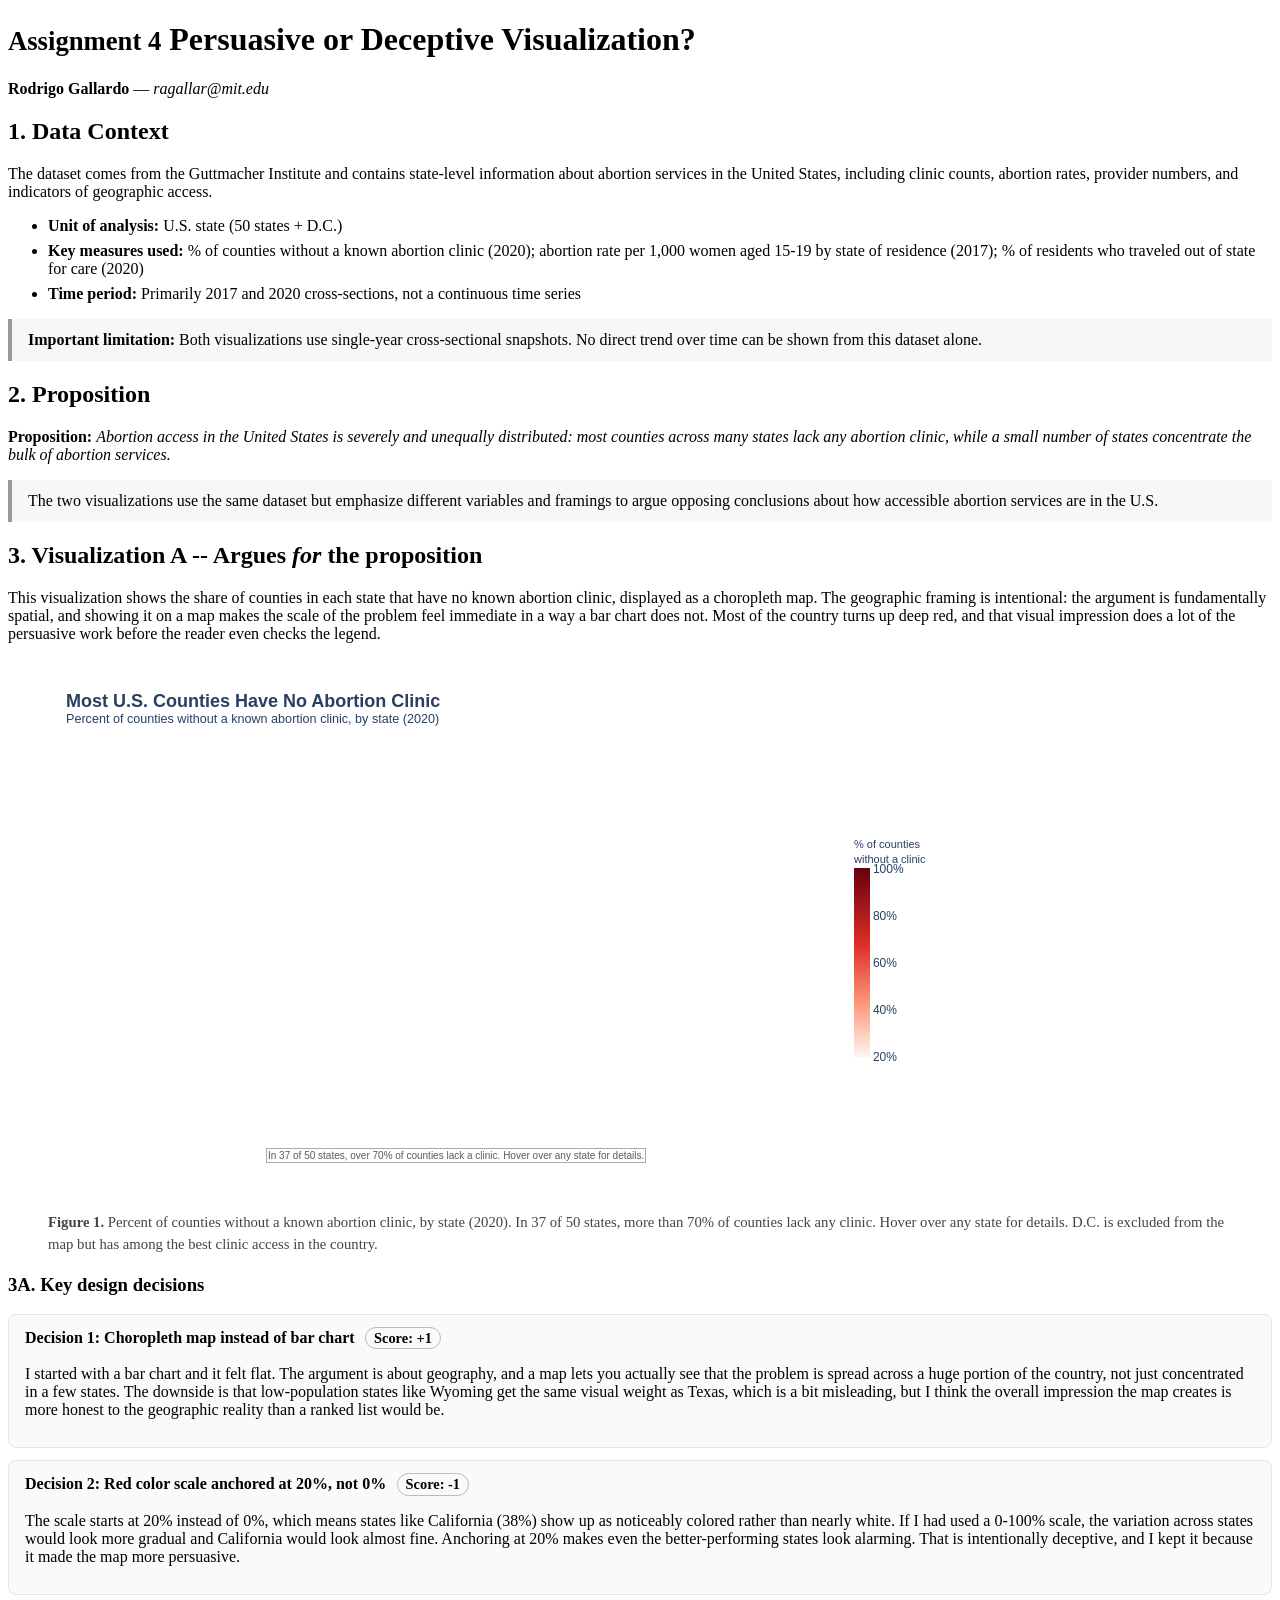
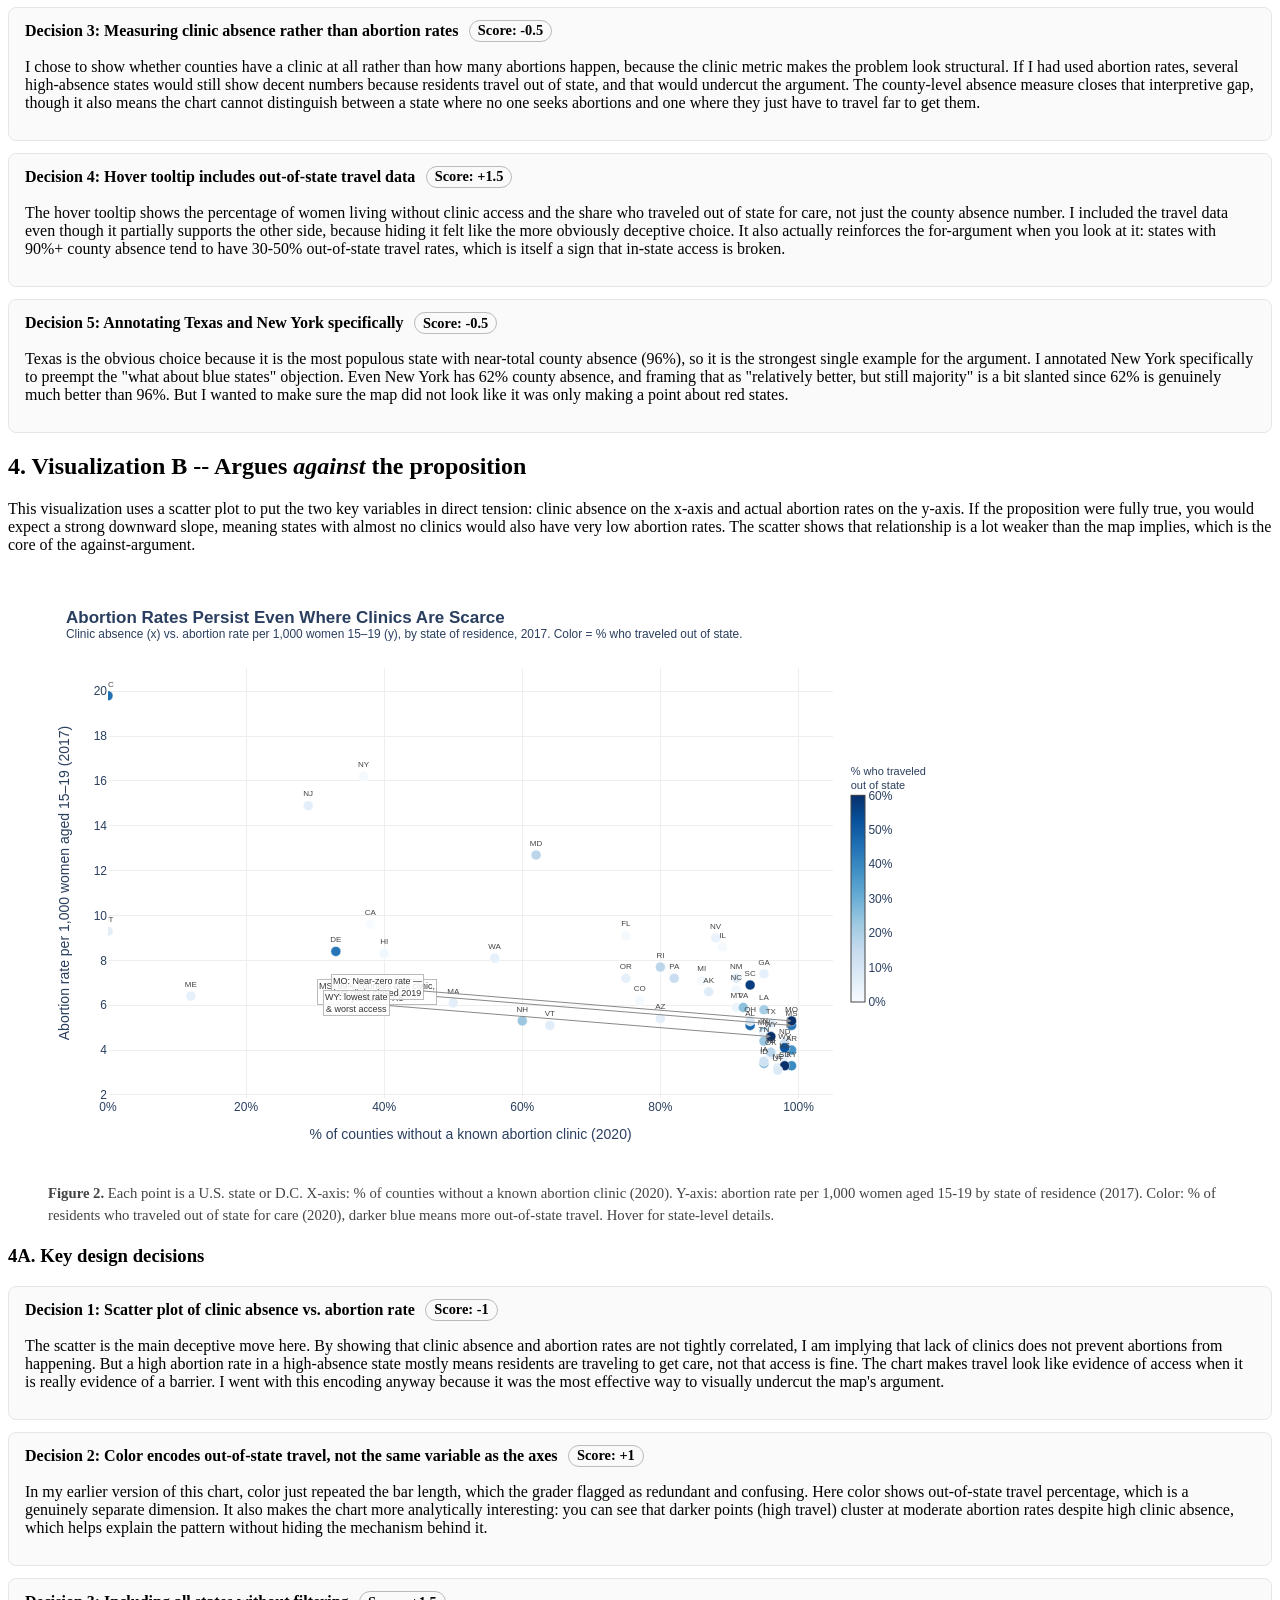
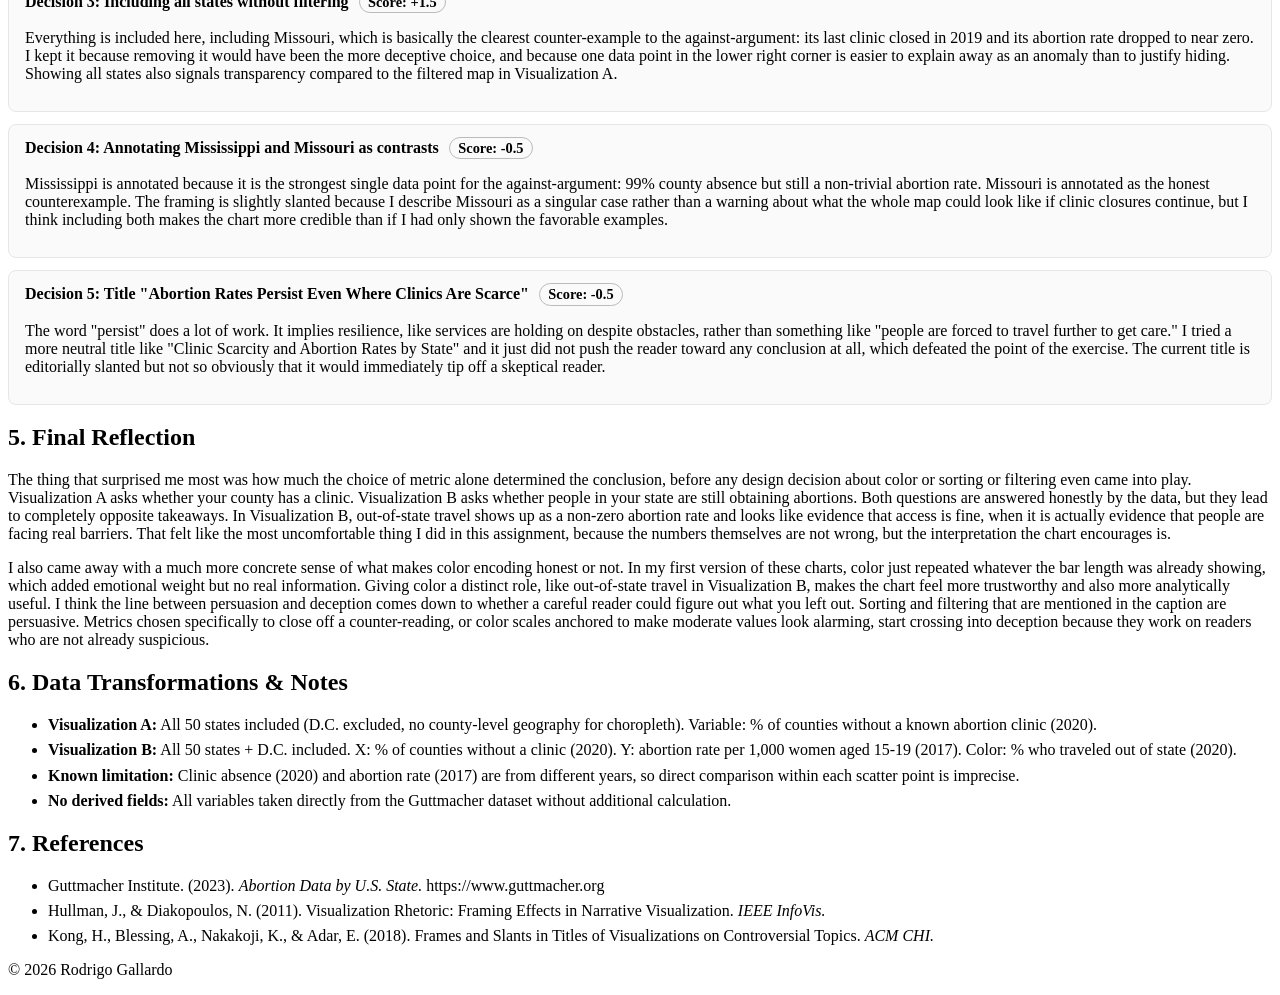
<file: projects/pset4.html>
<!DOCTYPE HTML>
<html lang="en">
<head>
  <meta charset="utf-8" />
  <title>Vis & Society Assignment 4</title>
  <link rel="stylesheet" href="https://vis-society.github.io/assignments/report.css" />
  <script src="https://cdn.plot.ly/plotly-2.27.0.min.js"></script>
  <style>
    .note {
      padding: 0.75rem 1rem;
      border-left: 4px solid #999;
      background: #f7f7f7;
      margin: 1rem 0;
    }
    .tight li { margin-bottom: 0.45rem; }
    .score {
      display: inline-block;
      padding: 0.1rem 0.5rem;
      border: 1px solid #bbb;
      border-radius: 999px;
      font-size: 0.9em;
      margin-left: 0.4rem;
      white-space: nowrap;
    }
    .decision {
      padding: 0.75rem 1rem;
      background: #fafafa;
      border: 1px solid #e6e6e6;
      border-radius: 8px;
      margin: 0.75rem 0;
    }
    .decision h4 { margin: 0 0 0.35rem 0; }
    .vis-container {
      width: 100%;
      overflow-x: auto;
      margin: 1.5rem 0;
    }
    figcaption {
      font-size: 0.92em;
      color: #444;
      margin-top: 0.5rem;
      line-height: 1.5;
    }
  </style>
</head>
<body>
  <header>
    <h1>
      <small>Assignment 4</small>
      Persuasive or Deceptive Visualization?
    </h1>
    <p><strong>Rodrigo Gallardo</strong> — <em>ragallar@mit.edu</em></p>
  </header>

  <main>

    <section>
      <h2>1. Data Context</h2>
      <p>
        The dataset comes from the Guttmacher Institute and contains state-level information
        about abortion services in the United States, including clinic counts, abortion rates,
        provider numbers, and indicators of geographic access.
      </p>
      <ul class="tight">
        <li><strong>Unit of analysis:</strong> U.S. state (50 states + D.C.)</li>
        <li><strong>Key measures used:</strong> % of counties without a known abortion clinic (2020); abortion rate per 1,000 women aged 15-19 by state of residence (2017); % of residents who traveled out of state for care (2020)</li>
        <li><strong>Time period:</strong> Primarily 2017 and 2020 cross-sections, not a continuous time series</li>
      </ul>
      <p class="note">
        <strong>Important limitation:</strong> Both visualizations use single-year cross-sectional
        snapshots. No direct trend over time can be shown from this dataset alone.
      </p>
    </section>

    <section>
      <h2>2. Proposition</h2>
      <p>
        <strong>Proposition:</strong>
        <em>Abortion access in the United States is severely and unequally distributed:
        most counties across many states lack any abortion clinic, while a small number of
        states concentrate the bulk of abortion services.</em>
      </p>
      <p class="note">
        The two visualizations use the same dataset but emphasize different variables and
        framings to argue opposing conclusions about how accessible abortion services are in the U.S.
      </p>
    </section>

    <section>
      <h2>3. Visualization A -- Argues <em>for</em> the proposition</h2>
      <p>
        This visualization shows the share of counties in each state that have no known abortion
        clinic, displayed as a choropleth map. The geographic framing is intentional: the argument
        is fundamentally spatial, and showing it on a map makes the scale of the problem feel
        immediate in a way a bar chart does not. Most of the country turns up deep red, and that
        visual impression does a lot of the persuasive work before the reader even checks the legend.
      </p>

      <figure>
        <div class="vis-container">
          <div>                            <div id="vis1" class="plotly-graph-div" style="height:520px; width:900px;"></div>            <script>                window.PLOTLYENV=window.PLOTLYENV || {};                                if (document.getElementById("vis1")) {                    Plotly.newPlot(                        "vis1",                        [{"colorbar":{"len":0.6,"thickness":16,"ticksuffix":"%","title":{"font":{"size":11},"text":"% of counties\u003cbr\u003ewithout a clinic"},"x":1.0},"colorscale":[[0.0,"#fff5f0"],[0.3,"#fc9272"],[0.6,"#de2d26"],[1.0,"#67000d"]],"customdata":["\u003cb\u003eAlabama\u003c\u002fb\u003e\u003cbr\u003e93% of counties lack a clinic\u003cbr\u003e59% of women live without clinic access\u003cbr\u003e47% traveled out of state","\u003cb\u003eAlaska\u003c\u002fb\u003e\u003cbr\u003e87% of counties lack a clinic\u003cbr\u003e33% of women live without clinic access\u003cbr\u003e7% traveled out of state","\u003cb\u003eArizona\u003c\u002fb\u003e\u003cbr\u003e80% of counties lack a clinic\u003cbr\u003e18% of women live without clinic access\u003cbr\u003e6% traveled out of state","\u003cb\u003eArkansas\u003c\u002fb\u003e\u003cbr\u003e99% of counties lack a clinic\u003cbr\u003e86% of women live without clinic access\u003cbr\u003e37% traveled out of state","\u003cb\u003eCalifornia\u003c\u002fb\u003e\u003cbr\u003e38% of counties lack a clinic\u003cbr\u003e3% of women live without clinic access\u003cbr\u003e0% traveled out of state","\u003cb\u003eColorado\u003c\u002fb\u003e\u003cbr\u003e77% of counties lack a clinic\u003cbr\u003e26% of women live without clinic access\u003cbr\u003e1% traveled out of state","\u003cb\u003eConnecticut\u003c\u002fb\u003e\u003cbr\u003e0% of counties lack a clinic\u003cbr\u003e0% of women live without clinic access\u003cbr\u003e6% traveled out of state","\u003cb\u003eDelaware\u003c\u002fb\u003e\u003cbr\u003e33% of counties lack a clinic\u003cbr\u003e19% of women live without clinic access\u003cbr\u003e44% traveled out of state","\u003cb\u003eFlorida\u003c\u002fb\u003e\u003cbr\u003e75% of counties lack a clinic\u003cbr\u003e25% of women live without clinic access\u003cbr\u003e1% traveled out of state","\u003cb\u003eGeorgia\u003c\u002fb\u003e\u003cbr\u003e95% of counties lack a clinic\u003cbr\u003e55% of women live without clinic access\u003cbr\u003e5% traveled out of state","\u003cb\u003eHawaii\u003c\u002fb\u003e\u003cbr\u003e40% of counties lack a clinic\u003cbr\u003e5% of women live without clinic access\u003cbr\u003e2% traveled out of state","\u003cb\u003eIdaho\u003c\u002fb\u003e\u003cbr\u003e95% of counties lack a clinic\u003cbr\u003e67% of women live without clinic access\u003cbr\u003e26% traveled out of state","\u003cb\u003eIllinois\u003c\u002fb\u003e\u003cbr\u003e89% of counties lack a clinic\u003cbr\u003e32% of women live without clinic access\u003cbr\u003e1% traveled out of state","\u003cb\u003eIndiana\u003c\u002fb\u003e\u003cbr\u003e95% of counties lack a clinic\u003cbr\u003e66% of women live without clinic access\u003cbr\u003e31% traveled out of state","\u003cb\u003eIowa\u003c\u002fb\u003e\u003cbr\u003e95% of counties lack a clinic\u003cbr\u003e65% of women live without clinic access\u003cbr\u003e12% traveled out of state","\u003cb\u003eKansas\u003c\u002fb\u003e\u003cbr\u003e98% of counties lack a clinic\u003cbr\u003e60% of women live without clinic access\u003cbr\u003e4% traveled out of state","\u003cb\u003eKentucky\u003c\u002fb\u003e\u003cbr\u003e99% of counties lack a clinic\u003cbr\u003e82% of women live without clinic access\u003cbr\u003e39% traveled out of state","\u003cb\u003eLouisiana\u003c\u002fb\u003e\u003cbr\u003e95% of counties lack a clinic\u003cbr\u003e75% of women live without clinic access\u003cbr\u003e21% traveled out of state","\u003cb\u003eMaine\u003c\u002fb\u003e\u003cbr\u003e12% of counties lack a clinic\u003cbr\u003e16% of women live without clinic access\u003cbr\u003e5% traveled out of state","\u003cb\u003eMaryland\u003c\u002fb\u003e\u003cbr\u003e62% of counties lack a clinic\u003cbr\u003e23% of women live without clinic access\u003cbr\u003e17% traveled out of state","\u003cb\u003eMassachusetts\u003c\u002fb\u003e\u003cbr\u003e50% of counties lack a clinic\u003cbr\u003e14% of women live without clinic access\u003cbr\u003e6% traveled out of state","\u003cb\u003eMichigan\u003c\u002fb\u003e\u003cbr\u003e86% of counties lack a clinic\u003cbr\u003e34% of women live without clinic access\u003cbr\u003e1% traveled out of state","\u003cb\u003eMinnesota\u003c\u002fb\u003e\u003cbr\u003e95% of counties lack a clinic\u003cbr\u003e58% of women live without clinic access\u003cbr\u003e3% traveled out of state","\u003cb\u003eMississippi\u003c\u002fb\u003e\u003cbr\u003e99% of counties lack a clinic\u003cbr\u003e92% of women live without clinic access\u003cbr\u003e44% traveled out of state","\u003cb\u003eMissouri\u003c\u002fb\u003e\u003cbr\u003e99% of counties lack a clinic\u003cbr\u003e94% of women live without clinic access\u003cbr\u003e99% traveled out of state","\u003cb\u003eMontana\u003c\u002fb\u003e\u003cbr\u003e91% of counties lack a clinic\u003cbr\u003e47% of women live without clinic access\u003cbr\u003e3% traveled out of state","\u003cb\u003eNebraska\u003c\u002fb\u003e\u003cbr\u003e97% of counties lack a clinic\u003cbr\u003e39% of women live without clinic access\u003cbr\u003e8% traveled out of state","\u003cb\u003eNevada\u003c\u002fb\u003e\u003cbr\u003e88% of counties lack a clinic\u003cbr\u003e9% of women live without clinic access\u003cbr\u003e4% traveled out of state","\u003cb\u003eNew Hampshire\u003c\u002fb\u003e\u003cbr\u003e60% of counties lack a clinic\u003cbr\u003e30% of women live without clinic access\u003cbr\u003e23% traveled out of state","\u003cb\u003eNew Jersey\u003c\u002fb\u003e\u003cbr\u003e29% of counties lack a clinic\u003cbr\u003e21% of women live without clinic access\u003cbr\u003e6% traveled out of state","\u003cb\u003eNew Mexico\u003c\u002fb\u003e\u003cbr\u003e91% of counties lack a clinic\u003cbr\u003e48% of women live without clinic access\u003cbr\u003e8% traveled out of state","\u003cb\u003eNew York\u003c\u002fb\u003e\u003cbr\u003e37% of counties lack a clinic\u003cbr\u003e6% of women live without clinic access\u003cbr\u003e1% traveled out of state","\u003cb\u003eNorth Carolina\u003c\u002fb\u003e\u003cbr\u003e91% of counties lack a clinic\u003cbr\u003e53% of women live without clinic access\u003cbr\u003e2% traveled out of state","\u003cb\u003eNorth Dakota\u003c\u002fb\u003e\u003cbr\u003e98% of counties lack a clinic\u003cbr\u003e72% of women live without clinic access\u003cbr\u003e13% traveled out of state","\u003cb\u003eOhio\u003c\u002fb\u003e\u003cbr\u003e93% of counties lack a clinic\u003cbr\u003e55% of women live without clinic access\u003cbr\u003e10% traveled out of state","\u003cb\u003eOklahoma\u003c\u002fb\u003e\u003cbr\u003e96% of counties lack a clinic\u003cbr\u003e53% of women live without clinic access\u003cbr\u003e5% traveled out of state","\u003cb\u003eOregon\u003c\u002fb\u003e\u003cbr\u003e75% of counties lack a clinic\u003cbr\u003e22% of women live without clinic access\u003cbr\u003e5% traveled out of state","\u003cb\u003ePennsylvania\u003c\u002fb\u003e\u003cbr\u003e82% of counties lack a clinic\u003cbr\u003e38% of women live without clinic access\u003cbr\u003e14% traveled out of state","\u003cb\u003eRhode Island\u003c\u002fb\u003e\u003cbr\u003e80% of counties lack a clinic\u003cbr\u003e36% of women live without clinic access\u003cbr\u003e17% traveled out of state","\u003cb\u003eSouth Carolina\u003c\u002fb\u003e\u003cbr\u003e93% of counties lack a clinic\u003cbr\u003e71% of women live without clinic access\u003cbr\u003e57% traveled out of state","\u003cb\u003eSouth Dakota\u003c\u002fb\u003e\u003cbr\u003e98% of counties lack a clinic\u003cbr\u003e76% of women live without clinic access\u003cbr\u003e84% traveled out of state","\u003cb\u003eTennessee\u003c\u002fb\u003e\u003cbr\u003e95% of counties lack a clinic\u003cbr\u003e61% of women live without clinic access\u003cbr\u003e23% traveled out of state","\u003cb\u003eTexas\u003c\u002fb\u003e\u003cbr\u003e96% of counties lack a clinic\u003cbr\u003e44% of women live without clinic access\u003cbr\u003e8% traveled out of state","\u003cb\u003eUtah\u003c\u002fb\u003e\u003cbr\u003e97% of counties lack a clinic\u003cbr\u003e64% of women live without clinic access\u003cbr\u003e8% traveled out of state","\u003cb\u003eVermont\u003c\u002fb\u003e\u003cbr\u003e64% of counties lack a clinic\u003cbr\u003e38% of women live without clinic access\u003cbr\u003e7% traveled out of state","\u003cb\u003eVirginia\u003c\u002fb\u003e\u003cbr\u003e92% of counties lack a clinic\u003cbr\u003e79% of women live without clinic access\u003cbr\u003e25% traveled out of state","\u003cb\u003eWashington\u003c\u002fb\u003e\u003cbr\u003e56% of counties lack a clinic\u003cbr\u003e9% of women live without clinic access\u003cbr\u003e5% traveled out of state","\u003cb\u003eWest Virginia\u003c\u002fb\u003e\u003cbr\u003e98% of counties lack a clinic\u003cbr\u003e90% of women live without clinic access\u003cbr\u003e52% traveled out of state","\u003cb\u003eWisconsin\u003c\u002fb\u003e\u003cbr\u003e96% of counties lack a clinic\u003cbr\u003e68% of women live without clinic access\u003cbr\u003e17% traveled out of state","\u003cb\u003eWyoming\u003c\u002fb\u003e\u003cbr\u003e96% of counties lack a clinic\u003cbr\u003e96% of women live without clinic access\u003cbr\u003e88% traveled out of state"],"hovertemplate":"%{customdata}\u003cextra\u003e\u003c\u002fextra\u003e","locationmode":"USA-states","locations":["AL","AK","AZ","AR","CA","CO","CT","DE","FL","GA","HI","ID","IL","IN","IA","KS","KY","LA","ME","MD","MA","MI","MN","MS","MO","MT","NE","NV","NH","NJ","NM","NY","NC","ND","OH","OK","OR","PA","RI","SC","SD","TN","TX","UT","VT","VA","WA","WV","WI","WY"],"marker":{"line":{"color":"white","width":0.8}},"z":[93,87,80,99,38,77,0,33,75,95,40,95,89,95,95,98,99,95,12,62,50,86,95,99,99,91,97,88,60,29,91,37,91,98,93,96,75,82,80,93,98,95,96,97,64,92,56,98,96,96],"zmax":100,"zmin":20,"type":"choropleth"}],                        {"template":{"data":{"histogram2dcontour":[{"type":"histogram2dcontour","colorbar":{"outlinewidth":0,"ticks":""},"colorscale":[[0.0,"#0d0887"],[0.1111111111111111,"#46039f"],[0.2222222222222222,"#7201a8"],[0.3333333333333333,"#9c179e"],[0.4444444444444444,"#bd3786"],[0.5555555555555556,"#d8576b"],[0.6666666666666666,"#ed7953"],[0.7777777777777778,"#fb9f3a"],[0.8888888888888888,"#fdca26"],[1.0,"#f0f921"]]}],"choropleth":[{"type":"choropleth","colorbar":{"outlinewidth":0,"ticks":""}}],"histogram2d":[{"type":"histogram2d","colorbar":{"outlinewidth":0,"ticks":""},"colorscale":[[0.0,"#0d0887"],[0.1111111111111111,"#46039f"],[0.2222222222222222,"#7201a8"],[0.3333333333333333,"#9c179e"],[0.4444444444444444,"#bd3786"],[0.5555555555555556,"#d8576b"],[0.6666666666666666,"#ed7953"],[0.7777777777777778,"#fb9f3a"],[0.8888888888888888,"#fdca26"],[1.0,"#f0f921"]]}],"heatmap":[{"type":"heatmap","colorbar":{"outlinewidth":0,"ticks":""},"colorscale":[[0.0,"#0d0887"],[0.1111111111111111,"#46039f"],[0.2222222222222222,"#7201a8"],[0.3333333333333333,"#9c179e"],[0.4444444444444444,"#bd3786"],[0.5555555555555556,"#d8576b"],[0.6666666666666666,"#ed7953"],[0.7777777777777778,"#fb9f3a"],[0.8888888888888888,"#fdca26"],[1.0,"#f0f921"]]}],"contourcarpet":[{"type":"contourcarpet","colorbar":{"outlinewidth":0,"ticks":""}}],"contour":[{"type":"contour","colorbar":{"outlinewidth":0,"ticks":""},"colorscale":[[0.0,"#0d0887"],[0.1111111111111111,"#46039f"],[0.2222222222222222,"#7201a8"],[0.3333333333333333,"#9c179e"],[0.4444444444444444,"#bd3786"],[0.5555555555555556,"#d8576b"],[0.6666666666666666,"#ed7953"],[0.7777777777777778,"#fb9f3a"],[0.8888888888888888,"#fdca26"],[1.0,"#f0f921"]]}],"surface":[{"type":"surface","colorbar":{"outlinewidth":0,"ticks":""},"colorscale":[[0.0,"#0d0887"],[0.1111111111111111,"#46039f"],[0.2222222222222222,"#7201a8"],[0.3333333333333333,"#9c179e"],[0.4444444444444444,"#bd3786"],[0.5555555555555556,"#d8576b"],[0.6666666666666666,"#ed7953"],[0.7777777777777778,"#fb9f3a"],[0.8888888888888888,"#fdca26"],[1.0,"#f0f921"]]}],"mesh3d":[{"type":"mesh3d","colorbar":{"outlinewidth":0,"ticks":""}}],"scatter":[{"fillpattern":{"fillmode":"overlay","size":10,"solidity":0.2},"type":"scatter"}],"parcoords":[{"type":"parcoords","line":{"colorbar":{"outlinewidth":0,"ticks":""}}}],"scatterpolargl":[{"type":"scatterpolargl","marker":{"colorbar":{"outlinewidth":0,"ticks":""}}}],"bar":[{"error_x":{"color":"#2a3f5f"},"error_y":{"color":"#2a3f5f"},"marker":{"line":{"color":"#E5ECF6","width":0.5},"pattern":{"fillmode":"overlay","size":10,"solidity":0.2}},"type":"bar"}],"scattergeo":[{"type":"scattergeo","marker":{"colorbar":{"outlinewidth":0,"ticks":""}}}],"scatterpolar":[{"type":"scatterpolar","marker":{"colorbar":{"outlinewidth":0,"ticks":""}}}],"histogram":[{"marker":{"pattern":{"fillmode":"overlay","size":10,"solidity":0.2}},"type":"histogram"}],"scattergl":[{"type":"scattergl","marker":{"colorbar":{"outlinewidth":0,"ticks":""}}}],"scatter3d":[{"type":"scatter3d","line":{"colorbar":{"outlinewidth":0,"ticks":""}},"marker":{"colorbar":{"outlinewidth":0,"ticks":""}}}],"scattermap":[{"type":"scattermap","marker":{"colorbar":{"outlinewidth":0,"ticks":""}}}],"scattermapbox":[{"type":"scattermapbox","marker":{"colorbar":{"outlinewidth":0,"ticks":""}}}],"scatterternary":[{"type":"scatterternary","marker":{"colorbar":{"outlinewidth":0,"ticks":""}}}],"scattercarpet":[{"type":"scattercarpet","marker":{"colorbar":{"outlinewidth":0,"ticks":""}}}],"carpet":[{"aaxis":{"endlinecolor":"#2a3f5f","gridcolor":"white","linecolor":"white","minorgridcolor":"white","startlinecolor":"#2a3f5f"},"baxis":{"endlinecolor":"#2a3f5f","gridcolor":"white","linecolor":"white","minorgridcolor":"white","startlinecolor":"#2a3f5f"},"type":"carpet"}],"table":[{"cells":{"fill":{"color":"#EBF0F8"},"line":{"color":"white"}},"header":{"fill":{"color":"#C8D4E3"},"line":{"color":"white"}},"type":"table"}],"barpolar":[{"marker":{"line":{"color":"#E5ECF6","width":0.5},"pattern":{"fillmode":"overlay","size":10,"solidity":0.2}},"type":"barpolar"}],"pie":[{"automargin":true,"type":"pie"}]},"layout":{"autotypenumbers":"strict","colorway":["#636efa","#EF553B","#00cc96","#ab63fa","#FFA15A","#19d3f3","#FF6692","#B6E880","#FF97FF","#FECB52"],"font":{"color":"#2a3f5f"},"hovermode":"closest","hoverlabel":{"align":"left"},"paper_bgcolor":"white","plot_bgcolor":"#E5ECF6","polar":{"bgcolor":"#E5ECF6","angularaxis":{"gridcolor":"white","linecolor":"white","ticks":""},"radialaxis":{"gridcolor":"white","linecolor":"white","ticks":""}},"ternary":{"bgcolor":"#E5ECF6","aaxis":{"gridcolor":"white","linecolor":"white","ticks":""},"baxis":{"gridcolor":"white","linecolor":"white","ticks":""},"caxis":{"gridcolor":"white","linecolor":"white","ticks":""}},"coloraxis":{"colorbar":{"outlinewidth":0,"ticks":""}},"colorscale":{"sequential":[[0.0,"#0d0887"],[0.1111111111111111,"#46039f"],[0.2222222222222222,"#7201a8"],[0.3333333333333333,"#9c179e"],[0.4444444444444444,"#bd3786"],[0.5555555555555556,"#d8576b"],[0.6666666666666666,"#ed7953"],[0.7777777777777778,"#fb9f3a"],[0.8888888888888888,"#fdca26"],[1.0,"#f0f921"]],"sequentialminus":[[0.0,"#0d0887"],[0.1111111111111111,"#46039f"],[0.2222222222222222,"#7201a8"],[0.3333333333333333,"#9c179e"],[0.4444444444444444,"#bd3786"],[0.5555555555555556,"#d8576b"],[0.6666666666666666,"#ed7953"],[0.7777777777777778,"#fb9f3a"],[0.8888888888888888,"#fdca26"],[1.0,"#f0f921"]],"diverging":[[0,"#8e0152"],[0.1,"#c51b7d"],[0.2,"#de77ae"],[0.3,"#f1b6da"],[0.4,"#fde0ef"],[0.5,"#f7f7f7"],[0.6,"#e6f5d0"],[0.7,"#b8e186"],[0.8,"#7fbc41"],[0.9,"#4d9221"],[1,"#276419"]]},"xaxis":{"gridcolor":"white","linecolor":"white","ticks":"","title":{"standoff":15},"zerolinecolor":"white","automargin":true,"zerolinewidth":2},"yaxis":{"gridcolor":"white","linecolor":"white","ticks":"","title":{"standoff":15},"zerolinecolor":"white","automargin":true,"zerolinewidth":2},"scene":{"xaxis":{"backgroundcolor":"#E5ECF6","gridcolor":"white","linecolor":"white","showbackground":true,"ticks":"","zerolinecolor":"white","gridwidth":2},"yaxis":{"backgroundcolor":"#E5ECF6","gridcolor":"white","linecolor":"white","showbackground":true,"ticks":"","zerolinecolor":"white","gridwidth":2},"zaxis":{"backgroundcolor":"#E5ECF6","gridcolor":"white","linecolor":"white","showbackground":true,"ticks":"","zerolinecolor":"white","gridwidth":2}},"shapedefaults":{"line":{"color":"#2a3f5f"}},"annotationdefaults":{"arrowcolor":"#2a3f5f","arrowhead":0,"arrowwidth":1},"geo":{"bgcolor":"white","landcolor":"#E5ECF6","subunitcolor":"white","showland":true,"showlakes":true,"lakecolor":"white"},"title":{"x":0.05},"mapbox":{"style":"light"}}},"annotations":[{"bgcolor":"rgba(255,255,255,0.8)","bordercolor":"#de2d26","borderwidth":1,"font":{"color":"#666","size":10},"showarrow":false,"text":"In 37 of 50 states, over 70% of counties lack a clinic. Hover over any state for details.","x":0.5,"xref":"paper","y":-0.04,"yref":"paper","xanchor":"center"},{"bgcolor":"rgba(255,255,255,0.8)","bordercolor":"#aaa","borderwidth":1,"font":{"color":"#666","size":10},"showarrow":false,"text":"In 37 of 50 states, over 70% of counties lack a clinic. Hover over any state for details.","x":0.5,"xref":"paper","y":-0.04,"yref":"paper","xanchor":"center"}],"title":{"font":{"size":18},"text":"\u003cb\u003eMost U.S. Counties Have No Abortion Clinic\u003c\u002fb\u003e\u003cbr\u003e\u003csup\u003ePercent of counties without a known abortion clinic, by state (2020)\u003c\u002fsup\u003e","x":0.02,"xanchor":"left"},"geo":{"scope":"usa","showlakes":false,"showland":true,"landcolor":"#f8f8f8","showframe":false,"bgcolor":"white"},"margin":{"l":20,"r":20,"t":80,"b":40},"paper_bgcolor":"white","width":900,"height":520},                        {"responsive": true}                    )                };            </script>        </div>
        </div>
        <figcaption>
          <strong>Figure 1.</strong> Percent of counties without a known abortion clinic, by state (2020).
          In 37 of 50 states, more than 70% of counties lack any clinic. Hover over any state for details.
          D.C. is excluded from the map but has among the best clinic access in the country.
        </figcaption>
      </figure>

      <h3>3A. Key design decisions</h3>

      <div class="decision">
        <h4>Decision 1: Choropleth map instead of bar chart <span class="score">Score: +1</span></h4>
        <p>
          I started with a bar chart and it felt flat. The argument is about geography, and a map
          lets you actually see that the problem is spread across a huge portion of the country,
          not just concentrated in a few states. The downside is that low-population states like
          Wyoming get the same visual weight as Texas, which is a bit misleading, but I think
          the overall impression the map creates is more honest to the geographic reality than
          a ranked list would be.
        </p>
      </div>

      <div class="decision">
        <h4>Decision 2: Red color scale anchored at 20%, not 0% <span class="score">Score: -1</span></h4>
        <p>
          The scale starts at 20% instead of 0%, which means states like California (38%) show up
          as noticeably colored rather than nearly white. If I had used a 0-100% scale, the
          variation across states would look more gradual and California would look almost fine.
          Anchoring at 20% makes even the better-performing states look alarming. That is
          intentionally deceptive, and I kept it because it made the map more persuasive.
        </p>
      </div>

      <div class="decision">
        <h4>Decision 3: Measuring clinic absence rather than abortion rates <span class="score">Score: -0.5</span></h4>
        <p>
          I chose to show whether counties have a clinic at all rather than how many abortions
          happen, because the clinic metric makes the problem look structural. If I had used
          abortion rates, several high-absence states would still show decent numbers because
          residents travel out of state, and that would undercut the argument. The county-level
          absence measure closes that interpretive gap, though it also means the chart cannot
          distinguish between a state where no one seeks abortions and one where they just have
          to travel far to get them.
        </p>
      </div>

      <div class="decision">
        <h4>Decision 4: Hover tooltip includes out-of-state travel data <span class="score">Score: +1.5</span></h4>
        <p>
          The hover tooltip shows the percentage of women living without clinic access and the
          share who traveled out of state for care, not just the county absence number. I included
          the travel data even though it partially supports the other side, because hiding it felt
          like the more obviously deceptive choice. It also actually reinforces the for-argument
          when you look at it: states with 90%+ county absence tend to have 30-50% out-of-state
          travel rates, which is itself a sign that in-state access is broken.
        </p>
      </div>

      <div class="decision">
        <h4>Decision 5: Annotating Texas and New York specifically <span class="score">Score: -0.5</span></h4>
        <p>
          Texas is the obvious choice because it is the most populous state with near-total county
          absence (96%), so it is the strongest single example for the argument. I annotated New York
          specifically to preempt the "what about blue states" objection. Even New York has 62% county
          absence, and framing that as "relatively better, but still majority" is a bit slanted since
          62% is genuinely much better than 96%. But I wanted to make sure the map did not look like
          it was only making a point about red states.
        </p>
      </div>
    </section>

    <section>
      <h2>4. Visualization B -- Argues <em>against</em> the proposition</h2>
      <p>
        This visualization uses a scatter plot to put the two key variables in direct tension:
        clinic absence on the x-axis and actual abortion rates on the y-axis. If the proposition
        were fully true, you would expect a strong downward slope, meaning states with almost no
        clinics would also have very low abortion rates. The scatter shows that relationship is
        a lot weaker than the map implies, which is the core of the against-argument.
      </p>

      <figure>
        <div class="vis-container">
          <div>                            <div id="vis2" class="plotly-graph-div" style="height:580px; width:900px;"></div>            <script>                window.PLOTLYENV=window.PLOTLYENV || {};                                if (document.getElementById("vis2")) {                    Plotly.newPlot(                        "vis2",                        [{"customdata":[47,7,6,37,0,1,6,44,45,1,5,2,26,1,31,12,4,39,21,5,17,6,1,3,44,99,3,8,4,23,6,8,1,2,13,10,5,5,14,17,57,84,23,8,8,7,25,5,52,17,88],"hovertemplate":"\u003cb\u003e%{text}\u003c\u002fb\u003e\u003cbr\u003e%{x}% of counties lack a clinic\u003cbr\u003eAbortion rate: %{y} per 1,000 women\u003cextra\u003e\u003c\u002fextra\u003e","marker":{"cmax":60,"cmin":0,"color":[47,7,6,37,0,1,6,44,45,1,5,2,26,1,31,12,4,39,21,5,17,6,1,3,44,99,3,8,4,23,6,8,1,2,13,10,5,5,14,17,57,84,23,8,8,7,25,5,52,17,88],"colorbar":{"len":0.6,"thickness":14,"ticksuffix":"%","title":{"font":{"size":11},"text":"% who traveled\u003cbr\u003eout of state"},"x":1.01},"colorscale":[[0.0,"rgb(247,251,255)"],[0.125,"rgb(222,235,247)"],[0.25,"rgb(198,219,239)"],[0.375,"rgb(158,202,225)"],[0.5,"rgb(107,174,214)"],[0.625,"rgb(66,146,198)"],[0.75,"rgb(33,113,181)"],[0.875,"rgb(8,81,156)"],[1.0,"rgb(8,48,107)"]],"line":{"color":"white","width":0.5},"showscale":true,"size":10},"mode":"markers+text","text":["AL","AK","AZ","AR","CA","CO","CT","DE","DC","FL","GA","HI","ID","IL","IN","IA","KS","KY","LA","ME","MD","MA","MI","MN","MS","MO","MT","NE","NV","NH","NJ","NM","NY","NC","ND","OH","OK","OR","PA","RI","SC","SD","TN","TX","UT","VT","VA","WA","WV","WI","WY"],"textfont":{"color":"#444","size":8},"textposition":"top center","x":[93,87,80,99,38,77,0,33,0,75,95,40,95,89,95,95,98,99,95,12,62,50,86,95,99,99,91,97,88,60,29,91,37,91,98,93,96,75,82,80,93,98,95,96,97,64,92,56,98,96,96],"y":[5.1,6.6,5.4,4,9.6,6.2,9.3,8.4,19.8,9.1,7.4,8.3,3.4,8.6,4.8,3.5,3.7,3.3,5.8,6.4,12.7,6.1,7.1,4.7,5.1,5.3,5.9,3.2,9,5.3,14.9,7.2,16.2,6.7,4.3,5.3,3.8,7.2,7.2,7.7,6.9,3.3,4.4,5.2,3.1,5.1,5.9,8.1,4.1,3.9,4.6],"type":"scatter"}],                        {"template":{"data":{"histogram2dcontour":[{"type":"histogram2dcontour","colorbar":{"outlinewidth":0,"ticks":""},"colorscale":[[0.0,"#0d0887"],[0.1111111111111111,"#46039f"],[0.2222222222222222,"#7201a8"],[0.3333333333333333,"#9c179e"],[0.4444444444444444,"#bd3786"],[0.5555555555555556,"#d8576b"],[0.6666666666666666,"#ed7953"],[0.7777777777777778,"#fb9f3a"],[0.8888888888888888,"#fdca26"],[1.0,"#f0f921"]]}],"choropleth":[{"type":"choropleth","colorbar":{"outlinewidth":0,"ticks":""}}],"histogram2d":[{"type":"histogram2d","colorbar":{"outlinewidth":0,"ticks":""},"colorscale":[[0.0,"#0d0887"],[0.1111111111111111,"#46039f"],[0.2222222222222222,"#7201a8"],[0.3333333333333333,"#9c179e"],[0.4444444444444444,"#bd3786"],[0.5555555555555556,"#d8576b"],[0.6666666666666666,"#ed7953"],[0.7777777777777778,"#fb9f3a"],[0.8888888888888888,"#fdca26"],[1.0,"#f0f921"]]}],"heatmap":[{"type":"heatmap","colorbar":{"outlinewidth":0,"ticks":""},"colorscale":[[0.0,"#0d0887"],[0.1111111111111111,"#46039f"],[0.2222222222222222,"#7201a8"],[0.3333333333333333,"#9c179e"],[0.4444444444444444,"#bd3786"],[0.5555555555555556,"#d8576b"],[0.6666666666666666,"#ed7953"],[0.7777777777777778,"#fb9f3a"],[0.8888888888888888,"#fdca26"],[1.0,"#f0f921"]]}],"contourcarpet":[{"type":"contourcarpet","colorbar":{"outlinewidth":0,"ticks":""}}],"contour":[{"type":"contour","colorbar":{"outlinewidth":0,"ticks":""},"colorscale":[[0.0,"#0d0887"],[0.1111111111111111,"#46039f"],[0.2222222222222222,"#7201a8"],[0.3333333333333333,"#9c179e"],[0.4444444444444444,"#bd3786"],[0.5555555555555556,"#d8576b"],[0.6666666666666666,"#ed7953"],[0.7777777777777778,"#fb9f3a"],[0.8888888888888888,"#fdca26"],[1.0,"#f0f921"]]}],"surface":[{"type":"surface","colorbar":{"outlinewidth":0,"ticks":""},"colorscale":[[0.0,"#0d0887"],[0.1111111111111111,"#46039f"],[0.2222222222222222,"#7201a8"],[0.3333333333333333,"#9c179e"],[0.4444444444444444,"#bd3786"],[0.5555555555555556,"#d8576b"],[0.6666666666666666,"#ed7953"],[0.7777777777777778,"#fb9f3a"],[0.8888888888888888,"#fdca26"],[1.0,"#f0f921"]]}],"mesh3d":[{"type":"mesh3d","colorbar":{"outlinewidth":0,"ticks":""}}],"scatter":[{"fillpattern":{"fillmode":"overlay","size":10,"solidity":0.2},"type":"scatter"}],"parcoords":[{"type":"parcoords","line":{"colorbar":{"outlinewidth":0,"ticks":""}}}],"scatterpolargl":[{"type":"scatterpolargl","marker":{"colorbar":{"outlinewidth":0,"ticks":""}}}],"bar":[{"error_x":{"color":"#2a3f5f"},"error_y":{"color":"#2a3f5f"},"marker":{"line":{"color":"#E5ECF6","width":0.5},"pattern":{"fillmode":"overlay","size":10,"solidity":0.2}},"type":"bar"}],"scattergeo":[{"type":"scattergeo","marker":{"colorbar":{"outlinewidth":0,"ticks":""}}}],"scatterpolar":[{"type":"scatterpolar","marker":{"colorbar":{"outlinewidth":0,"ticks":""}}}],"histogram":[{"marker":{"pattern":{"fillmode":"overlay","size":10,"solidity":0.2}},"type":"histogram"}],"scattergl":[{"type":"scattergl","marker":{"colorbar":{"outlinewidth":0,"ticks":""}}}],"scatter3d":[{"type":"scatter3d","line":{"colorbar":{"outlinewidth":0,"ticks":""}},"marker":{"colorbar":{"outlinewidth":0,"ticks":""}}}],"scattermap":[{"type":"scattermap","marker":{"colorbar":{"outlinewidth":0,"ticks":""}}}],"scattermapbox":[{"type":"scattermapbox","marker":{"colorbar":{"outlinewidth":0,"ticks":""}}}],"scatterternary":[{"type":"scatterternary","marker":{"colorbar":{"outlinewidth":0,"ticks":""}}}],"scattercarpet":[{"type":"scattercarpet","marker":{"colorbar":{"outlinewidth":0,"ticks":""}}}],"carpet":[{"aaxis":{"endlinecolor":"#2a3f5f","gridcolor":"white","linecolor":"white","minorgridcolor":"white","startlinecolor":"#2a3f5f"},"baxis":{"endlinecolor":"#2a3f5f","gridcolor":"white","linecolor":"white","minorgridcolor":"white","startlinecolor":"#2a3f5f"},"type":"carpet"}],"table":[{"cells":{"fill":{"color":"#EBF0F8"},"line":{"color":"white"}},"header":{"fill":{"color":"#C8D4E3"},"line":{"color":"white"}},"type":"table"}],"barpolar":[{"marker":{"line":{"color":"#E5ECF6","width":0.5},"pattern":{"fillmode":"overlay","size":10,"solidity":0.2}},"type":"barpolar"}],"pie":[{"automargin":true,"type":"pie"}]},"layout":{"autotypenumbers":"strict","colorway":["#636efa","#EF553B","#00cc96","#ab63fa","#FFA15A","#19d3f3","#FF6692","#B6E880","#FF97FF","#FECB52"],"font":{"color":"#2a3f5f"},"hovermode":"closest","hoverlabel":{"align":"left"},"paper_bgcolor":"white","plot_bgcolor":"#E5ECF6","polar":{"bgcolor":"#E5ECF6","angularaxis":{"gridcolor":"white","linecolor":"white","ticks":""},"radialaxis":{"gridcolor":"white","linecolor":"white","ticks":""}},"ternary":{"bgcolor":"#E5ECF6","aaxis":{"gridcolor":"white","linecolor":"white","ticks":""},"baxis":{"gridcolor":"white","linecolor":"white","ticks":""},"caxis":{"gridcolor":"white","linecolor":"white","ticks":""}},"coloraxis":{"colorbar":{"outlinewidth":0,"ticks":""}},"colorscale":{"sequential":[[0.0,"#0d0887"],[0.1111111111111111,"#46039f"],[0.2222222222222222,"#7201a8"],[0.3333333333333333,"#9c179e"],[0.4444444444444444,"#bd3786"],[0.5555555555555556,"#d8576b"],[0.6666666666666666,"#ed7953"],[0.7777777777777778,"#fb9f3a"],[0.8888888888888888,"#fdca26"],[1.0,"#f0f921"]],"sequentialminus":[[0.0,"#0d0887"],[0.1111111111111111,"#46039f"],[0.2222222222222222,"#7201a8"],[0.3333333333333333,"#9c179e"],[0.4444444444444444,"#bd3786"],[0.5555555555555556,"#d8576b"],[0.6666666666666666,"#ed7953"],[0.7777777777777778,"#fb9f3a"],[0.8888888888888888,"#fdca26"],[1.0,"#f0f921"]],"diverging":[[0,"#8e0152"],[0.1,"#c51b7d"],[0.2,"#de77ae"],[0.3,"#f1b6da"],[0.4,"#fde0ef"],[0.5,"#f7f7f7"],[0.6,"#e6f5d0"],[0.7,"#b8e186"],[0.8,"#7fbc41"],[0.9,"#4d9221"],[1,"#276419"]]},"xaxis":{"gridcolor":"white","linecolor":"white","ticks":"","title":{"standoff":15},"zerolinecolor":"white","automargin":true,"zerolinewidth":2},"yaxis":{"gridcolor":"white","linecolor":"white","ticks":"","title":{"standoff":15},"zerolinecolor":"white","automargin":true,"zerolinewidth":2},"scene":{"xaxis":{"backgroundcolor":"#E5ECF6","gridcolor":"white","linecolor":"white","showbackground":true,"ticks":"","zerolinecolor":"white","gridwidth":2},"yaxis":{"backgroundcolor":"#E5ECF6","gridcolor":"white","linecolor":"white","showbackground":true,"ticks":"","zerolinecolor":"white","gridwidth":2},"zaxis":{"backgroundcolor":"#E5ECF6","gridcolor":"white","linecolor":"white","showbackground":true,"ticks":"","zerolinecolor":"white","gridwidth":2}},"shapedefaults":{"line":{"color":"#2a3f5f"}},"annotationdefaults":{"arrowcolor":"#2a3f5f","arrowhead":0,"arrowwidth":1},"geo":{"bgcolor":"white","landcolor":"#E5ECF6","subunitcolor":"white","showland":true,"showlakes":true,"lakecolor":"white"},"title":{"x":0.05},"mapbox":{"style":"light"}}},"annotations":[{"arrowcolor":"#888","arrowhead":2,"arrowwidth":1,"ax":39,"axref":"x","ay":6.6,"ayref":"y","bgcolor":"rgba(255,255,255,0.85)","bordercolor":"#bbb","borderwidth":1,"font":{"color":"#333","size":9},"showarrow":true,"text":"MS: 99% counties lack clinic,\u003cbr\u003eyet rate = 7.8","x":99,"xref":"x","y":5.1,"yref":"y"},{"arrowcolor":"#888","arrowhead":2,"arrowwidth":1,"ax":39,"axref":"x","ay":6.8,"ayref":"y","bgcolor":"rgba(255,255,255,0.85)","bordercolor":"#bbb","borderwidth":1,"font":{"color":"#333","size":9},"showarrow":true,"text":"MO: Near-zero rate —\u003cbr\u003elast clinic closed 2019","x":99,"xref":"x","y":5.3,"yref":"y"},{"arrowcolor":"#888","arrowhead":2,"arrowwidth":1,"ax":36,"axref":"x","ay":6.1,"ayref":"y","bgcolor":"rgba(255,255,255,0.85)","bordercolor":"#bbb","borderwidth":1,"font":{"color":"#333","size":9},"showarrow":true,"text":"WY: lowest rate\u003cbr\u003e& worst access","x":96,"xref":"x","y":4.6,"yref":"y"}],"title":{"font":{"size":17},"text":"\u003cb\u003eAbortion Rates Persist Even Where Clinics Are Scarce\u003c\u002fb\u003e\u003cbr\u003e\u003csup\u003eClinic absence (x) vs. abortion rate per 1,000 women 15–19 (y), by state of residence, 2017. Color = % who traveled out of state.\u003c\u002fsup\u003e","x":0.02,"xanchor":"left"},"xaxis":{"title":{"text":"% of counties without a known abortion clinic (2020)"},"ticksuffix":"%","range":[0,105],"showgrid":true,"gridcolor":"#eee"},"yaxis":{"title":{"text":"Abortion rate per 1,000 women aged 15–19 (2017)"},"showgrid":true,"gridcolor":"#eee"},"margin":{"l":60,"r":80,"t":90,"b":60},"paper_bgcolor":"white","plot_bgcolor":"white","width":900,"height":580},                        {"responsive": true}                    )                };            </script>        </div>
        </div>
        <figcaption>
          <strong>Figure 2.</strong> Each point is a U.S. state or D.C. X-axis: % of counties
          without a known abortion clinic (2020). Y-axis: abortion rate per 1,000 women aged 15-19
          by state of residence (2017). Color: % of residents who traveled out of state for care (2020),
          darker blue means more out-of-state travel. Hover for state-level details.
        </figcaption>
      </figure>

      <h3>4A. Key design decisions</h3>

      <div class="decision">
        <h4>Decision 1: Scatter plot of clinic absence vs. abortion rate <span class="score">Score: -1</span></h4>
        <p>
          The scatter is the main deceptive move here. By showing that clinic absence and abortion
          rates are not tightly correlated, I am implying that lack of clinics does not prevent
          abortions from happening. But a high abortion rate in a high-absence state mostly means
          residents are traveling to get care, not that access is fine. The chart makes travel look
          like evidence of access when it is really evidence of a barrier. I went with this encoding
          anyway because it was the most effective way to visually undercut the map's argument.
        </p>
      </div>

      <div class="decision">
        <h4>Decision 2: Color encodes out-of-state travel, not the same variable as the axes <span class="score">Score: +1</span></h4>
        <p>
          In my earlier version of this chart, color just repeated the bar length, which the grader
          flagged as redundant and confusing. Here color shows out-of-state travel percentage, which
          is a genuinely separate dimension. It also makes the chart more analytically interesting:
          you can see that darker points (high travel) cluster at moderate abortion rates despite
          high clinic absence, which helps explain the pattern without hiding the mechanism behind it.
        </p>
      </div>

      <div class="decision">
        <h4>Decision 3: Including all states without filtering <span class="score">Score: +1.5</span></h4>
        <p>
          Everything is included here, including Missouri, which is basically the clearest
          counter-example to the against-argument: its last clinic closed in 2019 and its abortion
          rate dropped to near zero. I kept it because removing it would have been the more
          deceptive choice, and because one data point in the lower right corner is easier to
          explain away as an anomaly than to justify hiding. Showing all states also signals
          transparency compared to the filtered map in Visualization A.
        </p>
      </div>

      <div class="decision">
        <h4>Decision 4: Annotating Mississippi and Missouri as contrasts <span class="score">Score: -0.5</span></h4>
        <p>
          Mississippi is annotated because it is the strongest single data point for the against-argument:
          99% county absence but still a non-trivial abortion rate. Missouri is annotated as the honest
          counterexample. The framing is slightly slanted because I describe Missouri as a singular
          case rather than a warning about what the whole map could look like if clinic closures continue,
          but I think including both makes the chart more credible than if I had only shown the
          favorable examples.
        </p>
      </div>

      <div class="decision">
        <h4>Decision 5: Title "Abortion Rates Persist Even Where Clinics Are Scarce" <span class="score">Score: -0.5</span></h4>
        <p>
          The word "persist" does a lot of work. It implies resilience, like services are holding on
          despite obstacles, rather than something like "people are forced to travel further to get care."
          I tried a more neutral title like "Clinic Scarcity and Abortion Rates by State" and it just
          did not push the reader toward any conclusion at all, which defeated the point of the
          exercise. The current title is editorially slanted but not so obviously that it would
          immediately tip off a skeptical reader.
        </p>
      </div>
    </section>

    <section>
      <h2>5. Final Reflection</h2>
      <p>
        The thing that surprised me most was how much the choice of metric alone determined the
        conclusion, before any design decision about color or sorting or filtering even came into play.
        Visualization A asks whether your county has a clinic. Visualization B asks whether people
        in your state are still obtaining abortions. Both questions are answered honestly by the data,
        but they lead to completely opposite takeaways. In Visualization B, out-of-state travel shows
        up as a non-zero abortion rate and looks like evidence that access is fine, when it is actually
        evidence that people are facing real barriers. That felt like the most uncomfortable thing I
        did in this assignment, because the numbers themselves are not wrong, but the interpretation
        the chart encourages is.
      </p>
      <p>
        I also came away with a much more concrete sense of what makes color encoding honest or not.
        In my first version of these charts, color just repeated whatever the bar length was already
        showing, which added emotional weight but no real information. Giving color a distinct role,
        like out-of-state travel in Visualization B, makes the chart feel more trustworthy and also
        more analytically useful. I think the line between persuasion and deception comes down to
        whether a careful reader could figure out what you left out. Sorting and filtering that are
        mentioned in the caption are persuasive. Metrics chosen specifically to close off a
        counter-reading, or color scales anchored to make moderate values look alarming, start
        crossing into deception because they work on readers who are not already suspicious.
      </p>
    </section>

    <section>
      <h2>6. Data Transformations &amp; Notes</h2>
      <ul class="tight">
        <li><strong>Visualization A:</strong> All 50 states included (D.C. excluded, no county-level geography for choropleth). Variable: % of counties without a known abortion clinic (2020).</li>
        <li><strong>Visualization B:</strong> All 50 states + D.C. included. X: % of counties without a clinic (2020). Y: abortion rate per 1,000 women aged 15-19 (2017). Color: % who traveled out of state (2020).</li>
        <li><strong>Known limitation:</strong> Clinic absence (2020) and abortion rate (2017) are from different years, so direct comparison within each scatter point is imprecise.</li>
        <li><strong>No derived fields:</strong> All variables taken directly from the Guttmacher dataset without additional calculation.</li>
      </ul>
    </section>

    <section>
      <h2>7. References</h2>
      <ul class="tight">
        <li>Guttmacher Institute. (2023). <em>Abortion Data by U.S. State.</em> https://www.guttmacher.org</li>
        <li>Hullman, J., &amp; Diakopoulos, N. (2011). Visualization Rhetoric: Framing Effects in Narrative Visualization. <em>IEEE InfoVis.</em></li>
        <li>Kong, H., Blessing, A., Nakakoji, K., &amp; Adar, E. (2018). Frames and Slants in Titles of Visualizations on Controversial Topics. <em>ACM CHI.</em></li>
      </ul>
    </section>

  </main>

  <footer>
    <p>&copy; 2026 Rodrigo Gallardo</p>
  </footer>
</body>
</html>
</file>
<file: style.css>
/* ===========================
   Rodrigo — PortfolioIVS Theme
   - clean centered layout
   - nav with current + hover underline
   - home header text + hero image
   - contact form card w/ 2-col labels
   - light + dark mode support
   =========================== */

:root{
  --accent: oklch(45.457% 0.31135 265.276);
  --bg: #f9f9f9;
  --text: #333;
  --card: #ffffff;
  --border: oklch(80% 3% 200);
  --nav-border: oklch(50% 10% 200 / 40%);
  --current: oklch(70% 20% 50);

  /* button */
  --btn: #698aff;
  --btn-hover: #4a47ff97;
}

html{
  accent-color: var(--accent);
  color-scheme: light dark;
}

body{
  font: 112.5%/1.5 system-ui;
  max-width: clamp(70ch, 92vw, 110ch);
  margin: 0 auto;
  padding: 1em;
  background: var(--bg);
  color: var(--text);
}

img{
  max-width: 100%;
  height: auto;
  display: block;
}

h1,h2,h3,h4,h5,h6{
  line-height: 1.1;
  text-wrap: balance;
}

h1{ font-size: 4rem; margin: 0.5em 0 0.75em; }
h2{ font-size: 1.4rem; margin: 0.75em 0 0.5em; }

/* ---------------------------
   Navigation
--------------------------- */
nav{
  display: flex;
  gap: 0.25rem;
  align-items: center;
  justify-content: space-between;
  padding: 0.75em 0;
  margin-bottom: 1.25em;
  background: var(--card);
  border-bottom: 1px solid var(--nav-border);
}

nav a{
  flex: 1;
  text-align: center;
  text-decoration: none;
  color: inherit;
  padding: 0.6em 0.5em;
  border-bottom: 0.35em solid transparent;
  transition: background-color 0.2s ease, border-color 0.2s ease;
  border-radius: 0.5em 0.5em 0 0;
}

nav a:hover{
  border-bottom-color: var(--accent);
  background-color: color-mix(in oklch, var(--accent), canvas 88%);
}

nav a.current{
  color: var(--current);
  border-bottom-color: var(--nav-border);
  font-weight: 700;
}

/* ---------------------------
   Home header (intro + hero)
--------------------------- */
.home-header{
  width: 100%;
  max-width: 100ch;
  margin: 0 auto 1.75em;
  text-align: center;
}

.home-header p{
  font-size: 1.15rem;
  margin: 0 auto 1em;
  max-width: 70ch;
}

.home-header img{
  width: 100%;
  border-radius: 0.75em;
  box-shadow: 0 8px 22px rgba(0,0,0,0.08);
}

/* ---------------------------
   Card utility
--------------------------- */
.card{
  background: var(--card);
  border: 1px solid rgba(0,0,0,0.08);
  border-radius: 0.75em;
  box-shadow: 0 6px 18px rgba(0,0,0,0.08);
}

/* ---------------------------
   Contact form
--------------------------- */
.contact-form{
  max-width: 42rem;
  margin: 0 auto;
  padding: 2em;
  background: var(--card);
  border-radius: 0.75em;
  box-shadow: 0 6px 18px rgba(0,0,0,0.10);
  border: 1px solid rgba(0,0,0,0.08);
}

.contact-form form{
  display: grid;
  grid-template-columns: auto 1fr;
  gap: 1em;
  align-items: center;
}

.contact-form label{
  text-align: right;
  padding-right: 0.5em;
  font-weight: 650;
}

.contact-form input,
.contact-form textarea,
.contact-form button{
  font: inherit;
}

.contact-form input,
.contact-form textarea{
  width: 100%;
  box-sizing: border-box;
  padding: 0.8em;
  border: 1px solid var(--border);
  border-radius: 0.6em;
  background: color-mix(in oklch, canvas, white 65%);
}

.contact-form input[type="email"],
.contact-form input[type="text"]{
  height: 2.6rem;
}

.contact-form textarea{
  min-height: 7rem;
  resize: vertical;
}

.contact-form button{
  grid-column: 1 / -1;
  width: 100%;
  padding: 0.95em 1em;
  border: none;
  border-radius: 0.65em;
  background: var(--btn);
  color: white;
  font-weight: 750;
  font-size: 1.05em;
  cursor: pointer;
  transition: opacity 0.2s ease, transform 0.05s ease;
}

.contact-form button:hover{ background: var(--btn-hover); }
.contact-form button:active{ transform: translateY(1px); }

/* ---------------------------
   Projects grid
--------------------------- */
.projects{
  display: grid;
  grid-template-columns: repeat(auto-fill, minmax(15em, 1fr));
  gap: 1.25em;
  padding: 1.25em 0;
}

.projects article{
  display: grid;
  grid-template-rows: subgrid;
  grid-row: span 4;
  background: var(--card);
  border-radius: 0.85em;
  box-shadow: 0 6px 18px rgba(0,0,0,0.08);
  border: 1px solid rgba(0,0,0,0.08);
  text-align: center;
  padding: 1.25em;
  transition: transform 0.2s ease;
}

.projects article:hover{ transform: scale(1.02); }

.projects h2{
  margin: 0 0 0.5em;
  font-size: 1.2rem;
}

.projects p{
  margin: 0;
  line-height: 1.4;
}

.projects article img{
  width: 100%;
  border-radius: 0.5em;
  object-fit: cover;
  height: 180px;
}

.projects article a{
  display: inline-block;
  margin-top: 0.75em;
  color: var(--accent);
  text-decoration: none;
  font-weight: 600;
}

.projects article a:hover{
  text-decoration: underline;
}

/* ---------------------------
   Resume
--------------------------- */
.resume section{
  border-bottom: 1px solid var(--border);
  padding-bottom: 1.5em;
  margin-bottom: 1.5em;
}

.resume h2{
  color: var(--accent);
}

.resume article{
  margin-bottom: 1.25em;
}

.resume ul{
  padding-left: 1.5em;
}

/* ---------------------------
   Dark mode (auto)
--------------------------- */
@media (prefers-color-scheme: dark){
  :root{
    --bg: #121212;
    --text: #f2f2f2;
    --card: #1e1e1e;
    --border: rgba(255,255,255,0.18);
    --nav-border: rgba(255,255,255,0.18);
  }

  nav a:hover{
    background-color: color-mix(in oklch, var(--accent), black 78%);
  }

  .contact-form,
  .projects article{
    border-color: rgba(255,255,255,0.16);
  }
}

/* ---------------------------
   Mobile: switch contact form to 1-col
--------------------------- */
@media (max-width: 700px){
  body{ max-width: 92vw; }

  h1{ font-size: 2.5rem; }

  nav{
    gap: 0.5rem;
  }

  nav a{
    padding: 0.55em 0.25em;
  }

  .contact-form form{
    grid-template-columns: 1fr;
  }

  .contact-form label{
    text-align: left;
    padding-right: 0;
  }
}
</file>
